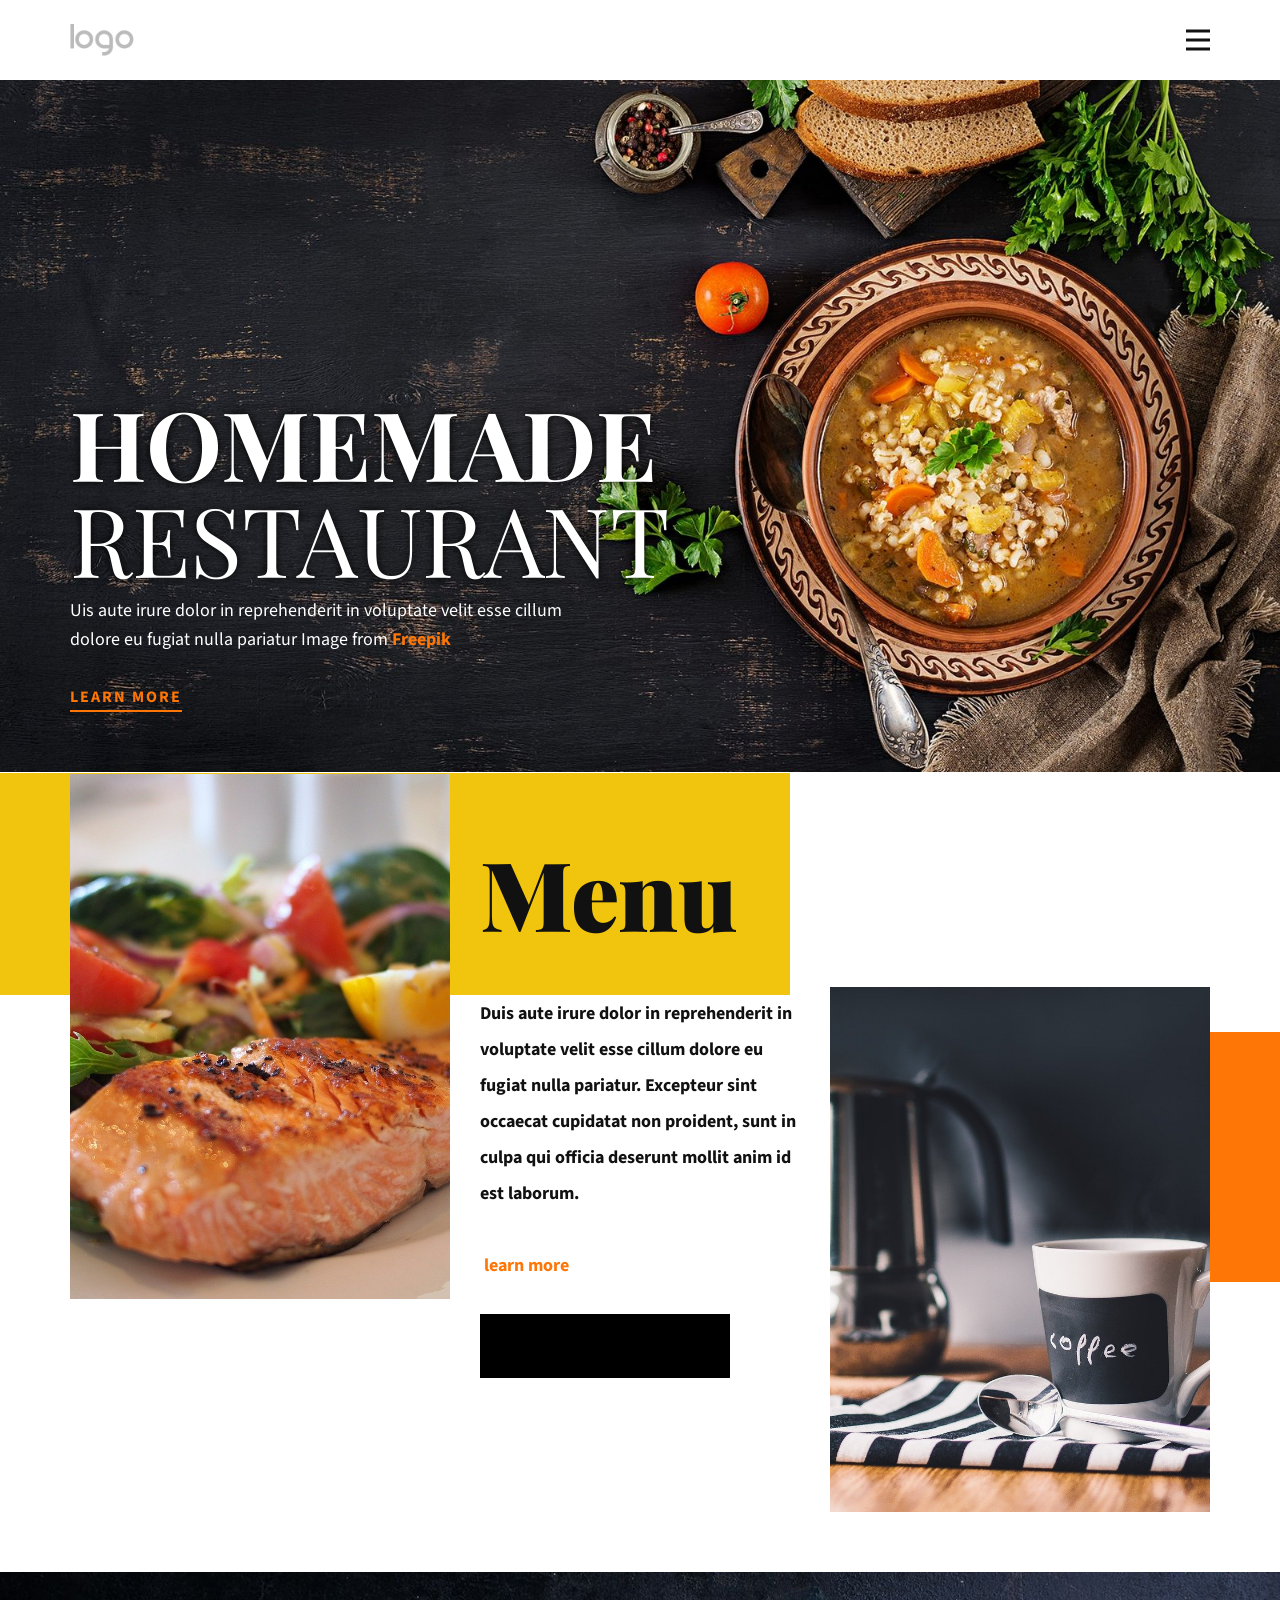
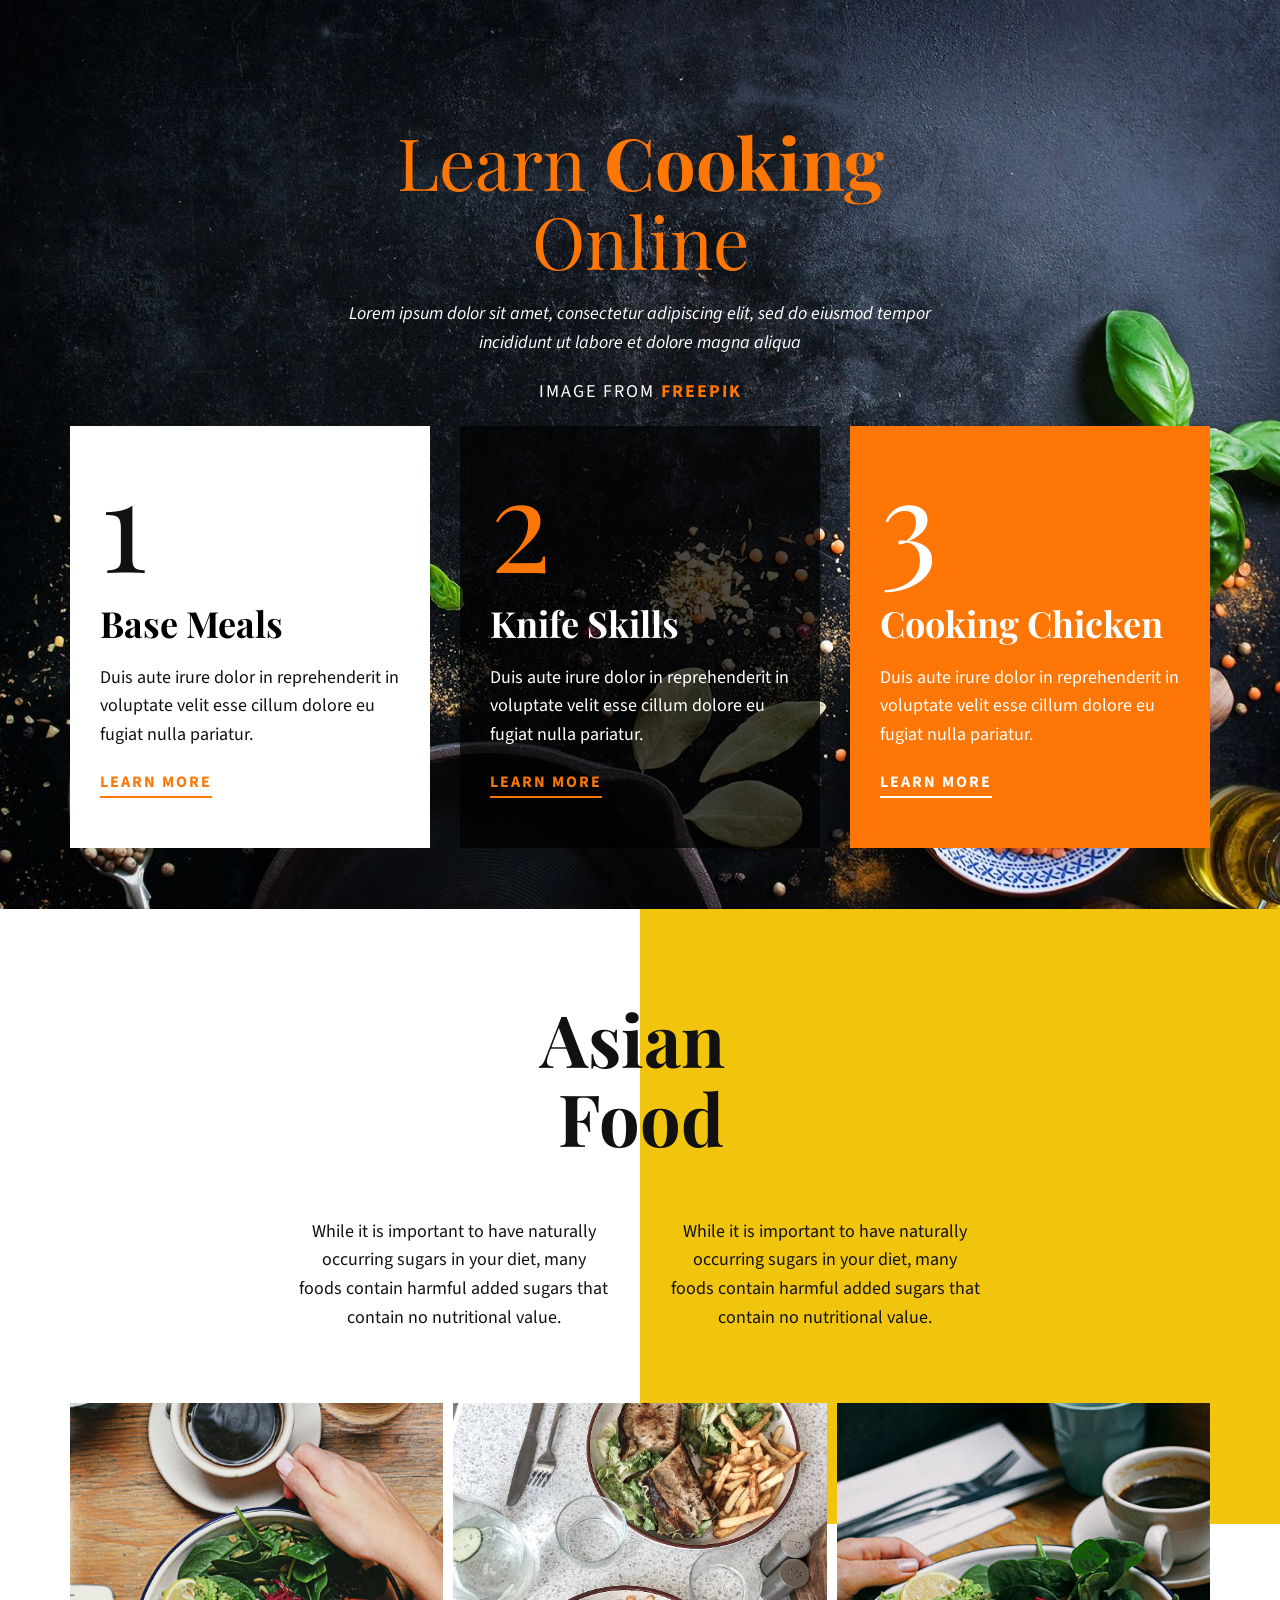
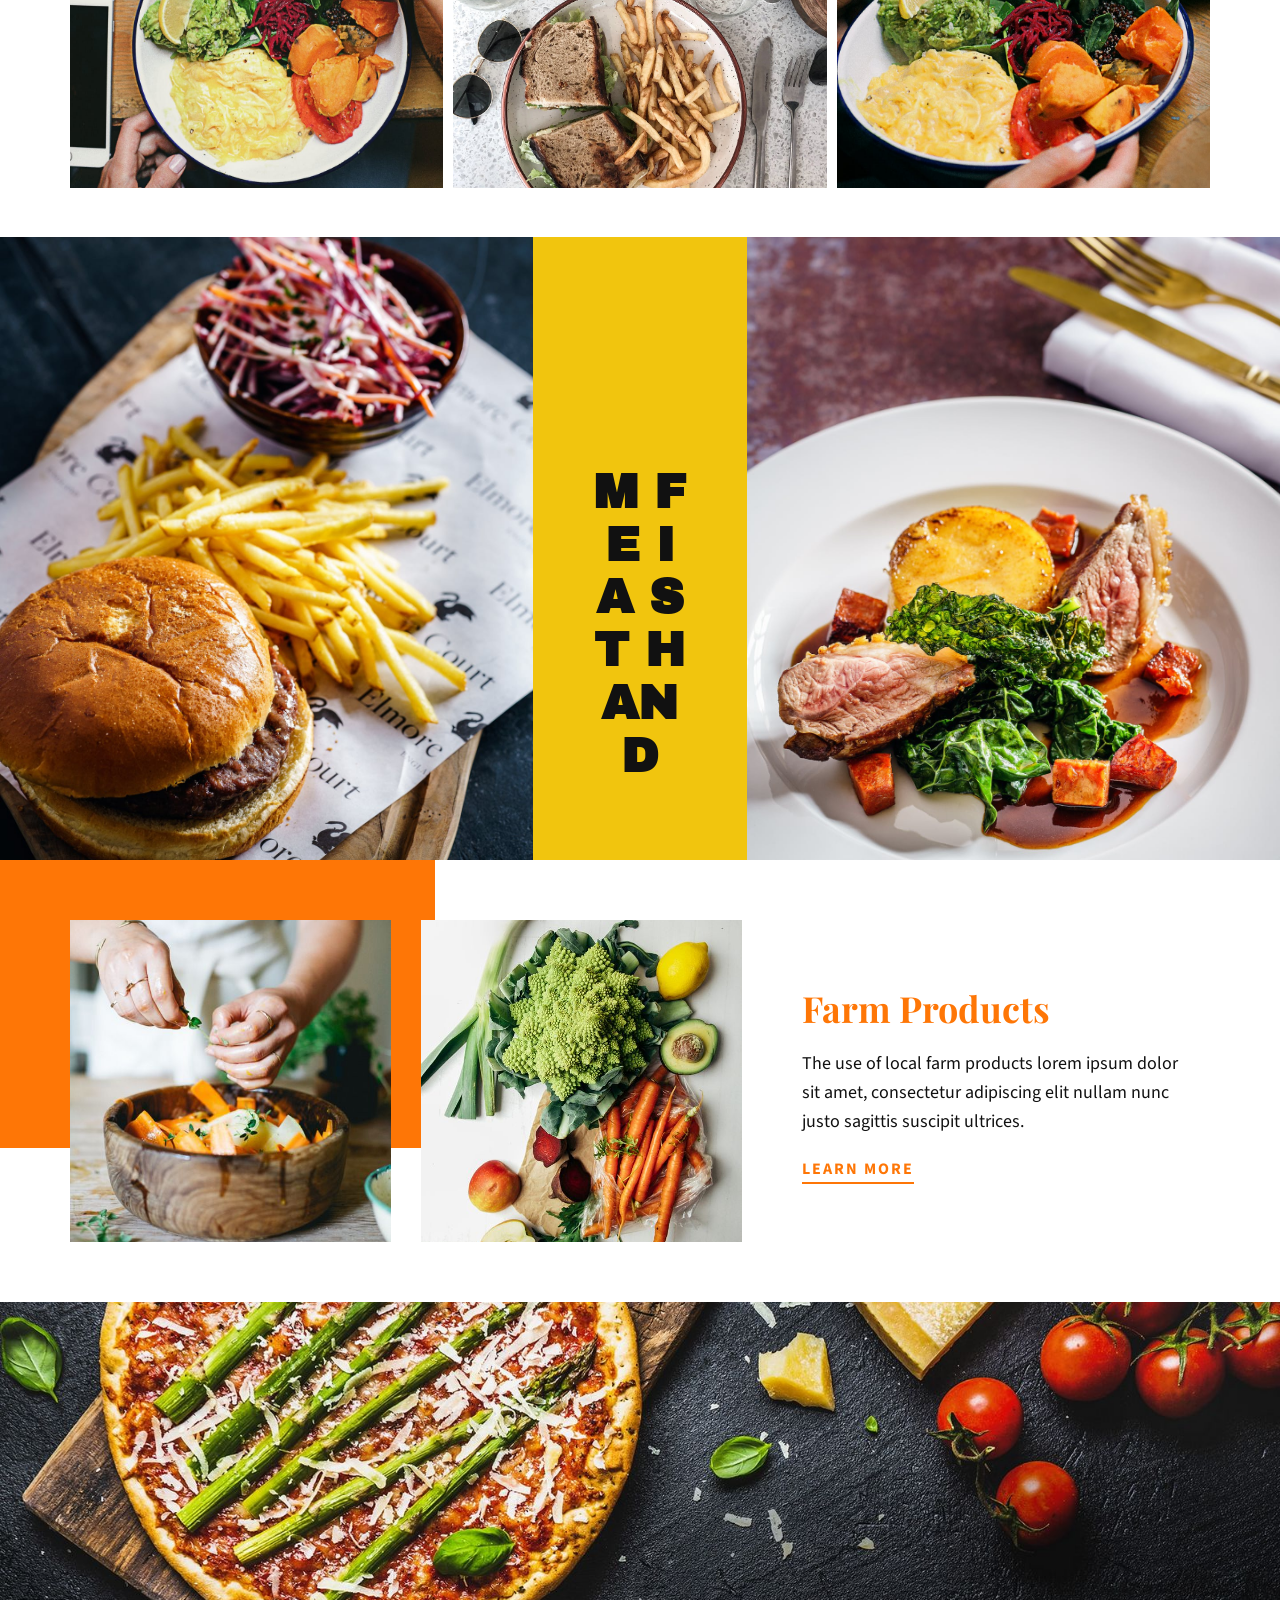
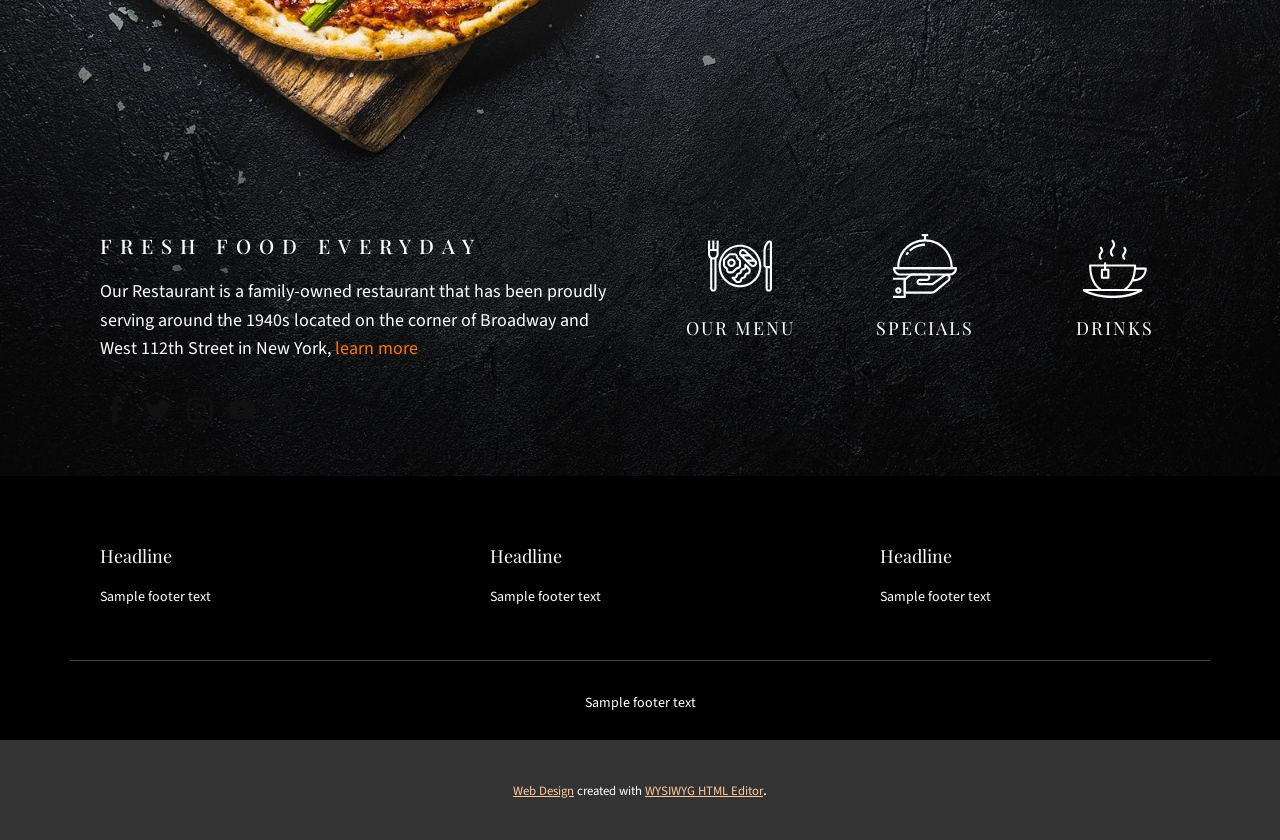
<file: nicepage/Cookingwebsite/index.html>
<!DOCTYPE html>
<html style="font-size: 16px;">
  <head>
    <meta name="viewport" content="width=device-width, initial-scale=1.0">
    <meta charset="utf-8">
    <meta name="keywords" content="Homemade Restaurant, Menu, Learn Cooking Online, 1, 2, 3, Asian&nbsp; Food, m fe ia st hand">
    <meta name="description" content="">
    <meta name="page_type" content="np-template-header-footer-from-plugin">
    <title>Home</title>
    <link rel="stylesheet" href="nicepage.css" media="screen">
<link rel="stylesheet" href="Home.css" media="screen">
    <script class="u-script" type="text/javascript" src="jquery.js" defer=""></script>
    <script class="u-script" type="text/javascript" src="nicepage.js" defer=""></script>
    <meta name="generator" content="Nicepage 3.12.1, nicepage.com">
    <link id="u-theme-google-font" rel="stylesheet" href="https://fonts.googleapis.com/css?family=Playfair+Display:400,400i,500,500i,600,600i,700,700i,800,800i,900,900i|Source+Sans+Pro:200,200i,300,300i,400,400i,600,600i,700,700i,900,900i">
    <link id="u-page-google-font" rel="stylesheet" href="https://fonts.googleapis.com/css?family=Playfair+Display:400,400i,500,500i,600,600i,700,700i,800,800i,900,900i|Playfair+Display:400,400i,500,500i,600,600i,700,700i,800,800i,900,900i|Archivo+Black:400">
    
    
    
    
    
    
    
    
    <script type="application/ld+json">{
		"@context": "http://schema.org",
		"@type": "Organization",
		"name": "",
		"url": "index.html",
		"logo": "images/bc8c8a15-0879-45b1-9fbf-9949c41fc17e.png"
}</script>
    <meta property="og:title" content="Home">
    <meta property="og:type" content="website">
    <meta name="theme-color" content="#fe7606">
    <link rel="canonical" href="index.html">
    <meta property="og:url" content="index.html">
  </head>
  <body data-home-page="Home.html" data-home-page-title="Home" class="u-body"><header class="u-clearfix u-header u-header" id="sec-af6e"><div class="u-clearfix u-sheet u-valign-middle u-sheet-1">
        <a href="#" class="u-image u-logo u-image-1">
          <img src="images/bc8c8a15-0879-45b1-9fbf-9949c41fc17e.png" class="u-logo-image u-logo-image-1">
        </a>
        <nav class="u-menu u-menu-dropdown u-offcanvas u-menu-1" data-responsive-from="XL">
          <div class="menu-collapse" style="font-size: 1rem; letter-spacing: 0px;">
            <a class="u-button-style u-custom-left-right-menu-spacing u-custom-padding-bottom u-custom-top-bottom-menu-spacing u-nav-link u-text-active-palette-1-base u-text-hover-palette-2-base" href="#">
              <svg><use xmlns:xlink="http://www.w3.org/1999/xlink" xlink:href="#menu-hamburger"></use></svg>
              <svg version="1.1" xmlns="http://www.w3.org/2000/svg" xmlns:xlink="http://www.w3.org/1999/xlink"><defs><symbol id="menu-hamburger" viewBox="0 0 16 16" style="width: 16px; height: 16px;"><rect y="1" width="16" height="2"></rect><rect y="7" width="16" height="2"></rect><rect y="13" width="16" height="2"></rect>
</symbol>
</defs></svg>
            </a>
          </div>
          <div class="u-custom-menu u-nav-container">
            <ul class="u-nav u-unstyled u-nav-1"><li class="u-nav-item"><a class="u-button-style u-nav-link u-text-active-palette-1-base u-text-hover-palette-2-base" href="Home.html" style="padding: 10px 20px;">Home</a>
</li><li class="u-nav-item"><a class="u-button-style u-nav-link u-text-active-palette-1-base u-text-hover-palette-2-base" href="Home.html" style="padding: 10px 20px;">Home</a>
</li></ul>
          </div>
          <div class="u-custom-menu u-nav-container-collapse">
            <div class="u-black u-container-style u-inner-container-layout u-opacity u-opacity-95 u-sidenav">
              <div class="u-sidenav-overflow">
                <div class="u-menu-close"></div>
                <ul class="u-align-center u-nav u-popupmenu-items u-unstyled u-nav-2"><li class="u-nav-item"><a class="u-button-style u-nav-link" href="Home.html" style="padding: 10px 20px;">Home</a>
</li></ul>
              </div>
            </div>
            <div class="u-black u-menu-overlay u-opacity u-opacity-70"></div>
          </div>
        </nav>
      </div></header>
    <section class="u-align-left u-clearfix u-color-scheme-u11 u-color-style-multicolor-1 u-image u-section-1" id="carousel_c8fc">
      <div class="u-clearfix u-sheet u-valign-middle-xs u-sheet-1">
        <h2 class="u-text u-text-body-alt-color u-text-1"><b>Homemade</b> Restaurant
        </h2>
        <p class="u-text u-text-body-alt-color u-text-2">Uis aute irure dolor in reprehenderit in voluptate velit esse cillum dolore eu fugiat nulla pariatur Image from&nbsp;<a href="https://www.freepik.com/free-photos-vectors/background" target="_blank"><b>Freepik</b>
          </a>
        </p>
        <a href="https://nicepage.com/c/pricing-html-templates" class="u-active-none u-border-2 u-border-palette-1-base u-btn u-btn-rectangle u-button-style u-hover-none u-none u-btn-1">learn more</a>
      </div>
    </section>
    <section class="u-clearfix u-white u-section-2" id="sec-b5fc">
      <div class="u-container-style u-group u-palette-1-base u-group-1">
        <div class="u-container-layout u-container-layout-1"></div>
      </div>
      <div class="u-container-style u-group u-palette-3-base u-group-2">
        <div class="u-container-layout u-container-layout-2"></div>
      </div>
      <div class="u-clearfix u-layout-wrap u-layout-wrap-1">
        <div class="u-layout">
          <div class="u-layout-row">
            <div class="u-container-style u-layout-cell u-left-cell u-size-20 u-layout-cell-1">
              <div class="u-container-layout u-container-layout-3">
                <img src="images/53e1dd434950b108f5d08460962934761237d6ed5a4c704c7c2c7bd3964dc05f_1280.jpg" alt="" class="u-expanded-width u-image u-image-default u-image-1" data-image-width="1280" data-image-height="960">
              </div>
            </div>
            <div class="u-align-left u-container-style u-layout-cell u-size-20 u-layout-cell-2">
              <div class="u-container-layout u-container-layout-4">
                <h1 class="u-text u-text-body-color u-text-1">Menu</h1>
                <p class="u-text u-text-2">Duis aute irure dolor in reprehenderit in voluptate velit esse cillum dolore eu fugiat nulla pariatur. Excepteur sint occaecat cupidatat non proident, sunt in culpa qui officia deserunt mollit anim id est laborum.<br>
                  <br>&nbsp;<a href="https://nicepage.com/" target="_blank">learn more</a>
                </p>
                <div class="u-black u-shape u-shape-rectangle u-shape-1"></div>
              </div>
            </div>
            <div class="u-container-style u-layout-cell u-right-cell u-size-20 u-layout-cell-3">
              <div class="u-container-layout u-valign-bottom-lg u-valign-bottom-md u-valign-bottom-xl u-valign-top-sm u-valign-top-xs u-container-layout-5">
                <img src="images/5ee1dc404c50b108f5d08460962934761237d6ed5a4c704c7c2c7bd3964dc25a_1280.jpg" alt="" class="u-expanded-width u-image u-image-default u-image-2" data-image-width="1280" data-image-height="960">
              </div>
            </div>
          </div>
        </div>
      </div>
    </section>
    <section class="u-align-center u-clearfix u-image u-section-3" id="carousel_97ff">
      <div class="u-clearfix u-sheet u-valign-middle u-sheet-1">
        <h1 class="u-text u-text-1">Learn <b>Cooking</b> Online
        </h1>
        <p class="u-text u-text-body-alt-color u-text-2">Lorem ipsum dolor sit amet, consectetur adipiscing elit, sed do eiusmod tempor incididunt ut labore et dolore magna aliqua</p>
        <p class="u-text u-text-body-alt-color u-text-3">Image from <a href="https://www.freepik.com/free-photos-vectors/food" target="_blank"><b>Freepik</b>
          </a>
        </p>
        <div class="u-clearfix u-expanded-width u-gutter-30 u-layout-wrap u-layout-wrap-1">
          <div class="u-gutter-0 u-layout">
            <div class="u-layout-row">
              <div class="u-container-style u-layout-cell u-left-cell u-size-20 u-white u-layout-cell-1">
                <div class="u-container-layout u-valign-top u-container-layout-1">
                  <h2 class="u-text u-text-4">1</h2>
                  <h3 class="u-text u-text-black u-text-5">Base Meals</h3>
                  <p class="u-text u-text-6">Duis aute irure dolor in reprehenderit in voluptate velit esse cillum dolore eu fugiat nulla pariatur. </p>
                  <a href="https://nicepage.com/k/parking-html-templates" class="u-active-none u-border-2 u-border-palette-1-base u-btn u-btn-rectangle u-button-style u-hover-none u-none u-btn-1">learn more</a>
                </div>
              </div>
              <div class="u-black u-container-style u-layout-cell u-opacity u-opacity-70 u-size-20 u-layout-cell-2">
                <div class="u-container-layout u-valign-top u-container-layout-2">
                  <h2 class="u-text u-text-palette-2-base u-text-7">2</h2>
                  <h3 class="u-custom-font u-font-playfair-display u-text u-text-8">Knife Skills</h3>
                  <p class="u-text u-text-9">Duis aute irure dolor in reprehenderit in voluptate velit esse cillum dolore eu fugiat nulla pariatur. </p>
                  <a href="https://nicepage.com/k/arabic-style-html-templates" class="u-active-none u-border-2 u-border-palette-1-base u-btn u-btn-rectangle u-button-style u-hover-none u-none u-btn-2">learn more</a>
                </div>
              </div>
              <div class="u-container-style u-layout-cell u-palette-1-base u-right-cell u-size-20 u-layout-cell-3">
                <div class="u-container-layout u-valign-top u-container-layout-3">
                  <h2 class="u-text u-text-10">3</h2>
                  <h3 class="u-custom-font u-font-playfair-display u-text u-text-11">Cooking Chicken</h3>
                  <p class="u-text u-text-12">Duis aute irure dolor in reprehenderit in voluptate velit esse cillum dolore eu fugiat nulla pariatur. </p>
                  <a href="https://nicepage.com/k/yoga-html-templates" class="u-active-none u-border-2 u-border-white u-btn u-btn-rectangle u-button-style u-hover-none u-none u-btn-3">learn more</a>
                </div>
              </div>
            </div>
          </div>
        </div>
      </div>
    </section>
    <section class="u-align-center u-clearfix u-valign-top u-white u-section-4" id="carousel_3ed9">
      <div class="u-container-style u-group u-palette-3-base u-group-1">
        <div class="u-container-layout u-container-layout-1"></div>
      </div>
      <div class="u-clearfix u-layout-wrap u-layout-wrap-1">
        <div class="u-layout">
          <div class="u-layout-col">
            <div class="u-size-30">
              <div class="u-layout-col">
                <div class="u-align-center u-container-style u-layout-cell u-left-cell u-right-cell u-size-60 u-layout-cell-1">
                  <div class="u-container-layout u-valign-middle u-container-layout-2">
                    <h1 class="u-text u-text-body-color u-text-1">Asian&nbsp; Food</h1>
                  </div>
                </div>
              </div>
            </div>
            <div class="u-size-30">
              <div class="u-layout-row">
                <div class="u-align-center u-container-style u-layout-cell u-left-cell u-size-30 u-layout-cell-2">
                  <div class="u-container-layout u-container-layout-3">
                    <p class="u-text u-text-2">While it is important to have naturally occurring sugars in your diet, many foods contain harmful added sugars that contain no nutritional value.</p>
                  </div>
                </div>
                <div class="u-align-center u-container-style u-layout-cell u-right-cell u-size-30 u-layout-cell-3">
                  <div class="u-container-layout u-container-layout-4">
                    <p class="u-text u-text-3">While it is important to have naturally occurring sugars in your diet, many foods contain harmful added sugars that contain no nutritional value.</p>
                  </div>
                </div>
              </div>
            </div>
          </div>
        </div>
      </div>
      <div class="u-gallery u-layout-grid u-lightbox u-show-text-on-hover u-gallery-1">
        <div class="u-gallery-inner u-gallery-inner-1">
          <div class="u-effect-fade u-gallery-item">
            <div class="u-back-slide">
              <img class="u-back-image u-expanded u-back-image-1" src="images/15a9d539-7841-4798-bade-659827294c3a.jpeg">
            </div>
            <div class="u-over-slide u-shading u-over-slide-1">
              <h3 class="u-gallery-heading"></h3>
              <p class="u-gallery-text"></p>
            </div>
          </div>
          <div class="u-effect-fade u-gallery-item">
            <div class="u-back-slide">
              <img class="u-back-image u-expanded u-back-image-2" src="images/6b889c51-2ea7-4a3c-a558-cec4fe135318.jpeg">
            </div>
            <div class="u-over-slide u-shading u-over-slide-2">
              <h3 class="u-gallery-heading"></h3>
              <p class="u-gallery-text"></p>
            </div>
          </div>
          <div class="u-effect-fade u-gallery-item">
            <div class="u-back-slide">
              <img class="u-back-image u-expanded u-back-image-3" src="images/80fd104a-865a-4af6-8b1a-b07a3d7d47bf.jpeg">
            </div>
            <div class="u-over-slide u-shading u-over-slide-3">
              <h3 class="u-gallery-heading"></h3>
              <p class="u-gallery-text"></p>
            </div>
          </div>
        </div>
      </div>
    </section>
    <section class="u-clearfix u-section-5" id="carousel_26cd">
      <div class="u-clearfix u-expanded-width u-layout-wrap u-layout-wrap-1">
        <div class="u-gutter-0 u-layout">
          <div class="u-layout-row">
            <div class="u-container-style u-image u-layout-cell u-left-cell u-size-25 u-image-1">
              <div class="u-container-layout u-container-layout-1"></div>
            </div>
            <div class="u-container-style u-layout-cell u-palette-3-base u-size-10 u-layout-cell-2">
              <div class="u-container-layout u-valign-middle u-container-layout-2">
                <h1 class="u-align-center u-custom-font u-text u-text-body-color u-text-1">m f<br>e i<br>a s<br>t h<br>and
                </h1>
              </div>
            </div>
            <div class="u-container-style u-image u-layout-cell u-right-cell u-size-25 u-image-2">
              <div class="u-container-layout u-container-layout-3"></div>
            </div>
          </div>
        </div>
      </div>
    </section>
    <section class="u-clearfix u-valign-top-lg u-valign-top-xl u-section-6" id="carousel_b63d">
      <div class="u-palette-2-base u-shape u-shape-rectangle u-shape-1"></div>
      <div class="u-clearfix u-gutter-30 u-layout-wrap u-layout-wrap-1">
        <div class="u-gutter-0 u-layout">
          <div class="u-layout-row">
            <div class="u-align-left u-container-style u-image u-layout-cell u-left-cell u-size-18 u-image-1" src="">
              <div class="u-container-layout" src=""></div>
            </div>
            <div class="u-align-left u-container-style u-image u-layout-cell u-size-18 u-image-2" src="">
              <div class="u-container-layout" src=""></div>
            </div>
            <div class="u-align-left u-container-style u-layout-cell u-right-cell u-size-24 u-layout-cell-3">
              <div class="u-container-layout u-valign-middle u-container-layout-3">
                <h3 class="u-text u-text-palette-1-base u-text-1">Farm Products</h3>
                <p class="u-text u-text-2">The use of local farm products lorem ipsum dolor sit amet, consectetur adipiscing elit nullam nunc justo sagittis suscipit ultrices.</p>
                <a href="https://nicepage.com/html5-template" class="u-active-none u-border-2 u-border-palette-1-base u-btn u-btn-rectangle u-button-style u-hover-none u-none u-btn-1">learn more</a>
              </div>
            </div>
          </div>
        </div>
      </div>
    </section>
    <section class="u-clearfix u-image u-section-7" id="carousel_5b38">
      <div class="u-clearfix u-sheet u-sheet-1">
        <div class="u-clearfix u-expanded-width-lg u-expanded-width-md u-expanded-width-xl u-layout-wrap u-layout-wrap-1">
          <div class="u-gutter-0 u-layout">
            <div class="u-layout-row">
              <div class="u-container-style u-layout-cell u-left-cell u-size-30 u-size-30-md u-layout-cell-1">
                <div class="u-container-layout u-container-layout-1">
                  <h5 class="u-text u-text-body-alt-color u-text-1">Fresh Food Everyday</h5>
                  <p class="u-text u-text-body-alt-color u-text-2">Our Restaurant is a family-owned restaurant that has been proudly serving around the 1940s located on the corner of Broadway and West 112th Street in New York, <a href="https://nicepage.com/" target="_blank">learn more</a>
                  </p>
                  <div class="u-social-icons u-spacing-10 u-social-icons-1">
                    <a class="u-social-url" target="_blank" href=""><span class="u-icon u-icon-circle u-social-facebook u-social-icon u-icon-1"><svg class="u-svg-link" preserveAspectRatio="xMidYMin slice" viewBox="0 0 112 112" style=""><use xmlns:xlink="http://www.w3.org/1999/xlink" xlink:href="#svg-79ff"></use></svg><svg x="0px" y="0px" viewBox="0 0 112 112" id="svg-79ff" class="u-svg-content"><path d="M75.5,28.8H65.4c-1.5,0-4,0.9-4,4.3v9.4h13.9l-1.5,15.8H61.4v45.1H42.8V58.3h-8.8V42.4h8.8V32.2 c0-7.4,3.4-18.8,18.8-18.8h13.8v15.4H75.5z"></path></svg></span>
                    </a>
                    <a class="u-social-url" target="_blank" href=""><span class="u-icon u-icon-circle u-social-icon u-social-twitter u-icon-2"><svg class="u-svg-link" preserveAspectRatio="xMidYMin slice" viewBox="0 0 112 112" style=""><use xmlns:xlink="http://www.w3.org/1999/xlink" xlink:href="#svg-5d67"></use></svg><svg x="0px" y="0px" viewBox="0 0 112 112" id="svg-5d67" class="u-svg-content"><path d="M92.2,38.2c0,0.8,0,1.6,0,2.3c0,24.3-18.6,52.4-52.6,52.4c-10.6,0.1-20.2-2.9-28.5-8.2 c1.4,0.2,2.9,0.2,4.4,0.2c8.7,0,16.7-2.9,23-7.9c-8.1-0.2-14.9-5.5-17.3-12.8c1.1,0.2,2.4,0.2,3.4,0.2c1.6,0,3.3-0.2,4.8-0.7 c-8.4-1.6-14.9-9.2-14.9-18c0-0.2,0-0.2,0-0.2c2.5,1.4,5.4,2.2,8.4,2.3c-5-3.3-8.3-8.9-8.3-15.4c0-3.4,1-6.5,2.5-9.2 c9.1,11.1,22.7,18.5,38,19.2c-0.2-1.4-0.4-2.8-0.4-4.3c0.1-10,8.3-18.2,18.5-18.2c5.4,0,10.1,2.2,13.5,5.7c4.3-0.8,8.1-2.3,11.7-4.5 c-1.4,4.3-4.3,7.9-8.1,10.1c3.7-0.4,7.3-1.4,10.6-2.9C98.9,32.3,95.7,35.5,92.2,38.2z"></path></svg></span>
                    </a>
                    <a class="u-social-url" target="_blank" href=""><span class="u-icon u-icon-circle u-social-icon u-social-instagram u-icon-3"><svg class="u-svg-link" preserveAspectRatio="xMidYMin slice" viewBox="0 0 112 112" style=""><use xmlns:xlink="http://www.w3.org/1999/xlink" xlink:href="#svg-5e6b"></use></svg><svg x="0px" y="0px" viewBox="0 0 112 112" id="svg-5e6b" class="u-svg-content"><path d="M55.9,32.9c-12.8,0-23.2,10.4-23.2,23.2s10.4,23.2,23.2,23.2s23.2-10.4,23.2-23.2S68.7,32.9,55.9,32.9z M55.9,69.4c-7.4,0-13.3-6-13.3-13.3c-0.1-7.4,6-13.3,13.3-13.3s13.3,6,13.3,13.3C69.3,63.5,63.3,69.4,55.9,69.4z"></path><path d="M79.7,26.8c-3,0-5.4,2.5-5.4,5.4s2.5,5.4,5.4,5.4c3,0,5.4-2.5,5.4-5.4S82.7,26.8,79.7,26.8z"></path><path d="M78.2,11H33.5C21,11,10.8,21.3,10.8,33.7v44.7c0,12.6,10.2,22.8,22.7,22.8h44.7c12.6,0,22.7-10.2,22.7-22.7 V33.7C100.8,21.1,90.6,11,78.2,11z M91,78.4c0,7.1-5.8,12.8-12.8,12.8H33.5c-7.1,0-12.8-5.8-12.8-12.8V33.7 c0-7.1,5.8-12.8,12.8-12.8h44.7c7.1,0,12.8,5.8,12.8,12.8V78.4z"></path></svg></span>
                    </a>
                    <a class="u-social-url" target="_blank" href="#"><span class="u-icon u-icon-circle u-social-icon u-social-youtube u-icon-4"><svg class="u-svg-link" preserveAspectRatio="xMidYMin slice" viewBox="0 0 112 112" style=""><use xmlns:xlink="http://www.w3.org/1999/xlink" xlink:href="#svg-7e19"></use></svg><svg x="0px" y="0px" viewBox="0 0 112 112" id="svg-7e19" class="u-svg-content"><path d="M82.3,24H29.7C19.3,24,11,32.5,11,43v26.7c0,10.5,8.3,19,18.7,19h52.5c10.3,0,18.7-8.5,18.7-19V43 C101,32.5,92.7,24,82.3,24L82.3,24z M69.7,57.6L45.1,69.5c-0.7,0.2-1.4-0.2-1.4-0.8V44.1c0-0.7,0.8-1.3,1.4-0.8l24.6,12.6 C70.4,56.2,70.4,57.3,69.7,57.6L69.7,57.6z"></path></svg></span>
                    </a>
                    <a class="u-social-url" target="_blank" href="#"><span class="u-icon u-icon-circle u-social-icon u-social-pinterest u-icon-5"><svg class="u-svg-link" preserveAspectRatio="xMidYMin slice" viewBox="0 0 112 112" style=""><use xmlns:xlink="http://www.w3.org/1999/xlink" xlink:href="#svg-6ec1"></use></svg><svg x="0px" y="0px" viewBox="0 0 112 112" id="svg-6ec1" class="u-svg-content"><path d="M61.9,79.8c-5.5-0.3-7.8-3.1-12-5.8c-2.3,12.4-5.4,24.3-13.8,30.5c-2.6-18.7,3.8-32.8,6.9-47.7 c-5.1-8.7,0.7-26.2,11.5-21.9c13.5,5.4-11.6,32.3,5.1,35.7c17.6,3.5,24.7-30.5,13.8-41.4c-15.7-16.1-45.7-0.5-42,22.3 c0.9,5.6,6.7,7.2,2.3,15c-10.1-2.2-13-10.2-12.7-20.7c0.6-17.3,15.5-29.3,30.5-31.1c19-2.2,36.8,6.9,39.2,24.7 C93.4,59.5,82.3,81.3,61.9,79.8z"></path></svg></span>
                    </a>
                  </div>
                </div>
              </div>
              <div class="u-align-center-lg u-align-center-md u-align-center-xl u-align-left-sm u-align-left-xs u-container-style u-layout-cell u-size-10 u-size-30-md u-layout-cell-2">
                <div class="u-container-layout u-valign-top u-container-layout-2"><span class="u-icon u-icon-circle u-text-body-alt-color u-icon-6"><svg class="u-svg-link" preserveAspectRatio="xMidYMin slice" viewBox="0 0 480 480" style=""><use xmlns:xlink="http://www.w3.org/1999/xlink" xlink:href="#svg-7c2d"></use></svg><svg xmlns="http://www.w3.org/2000/svg" xmlns:xlink="http://www.w3.org/1999/xlink" version="1.1" id="svg-7c2d" x="0px" y="0px" viewBox="0 0 480 480" style="enable-background:new 0 0 480 480;" xml:space="preserve" class="u-svg-content"><g><g><path d="M240,80c-88.366,0-160,71.634-160,160s71.634,160,160,160s160-71.634,160-160C399.899,151.676,328.324,80.101,240,80z     M240,384c-79.529,0-144-64.471-144-144S160.471,96,240,96s144,64.471,144,144C383.907,319.491,319.491,383.907,240,384z"></path>
</g>
</g><g><g><path d="M467.864,49.52c-7.338-3.058-15.797-1.376-21.408,4.256C426.891,73.241,415.925,99.722,416,127.32V232    c0.042,10.134,6.445,19.15,16,22.528V408c0,13.255,10.745,24,24,24s24-10.745,24-24V67.672    C480.016,59.718,475.22,52.545,467.864,49.52z M464,408c0,4.418-3.582,8-8,8s-8-3.582-8-8V256h16V408z M464,240h-24    c-4.418,0-8-3.582-8-8V127.32c-0.06-23.351,9.221-45.756,25.776-62.224c0.645-0.69,1.544-1.086,2.488-1.096    c0.512,0.006,1.017,0.112,1.488,0.312c1.393,0.526,2.296,1.88,2.248,3.368V240z"></path>
</g>
</g><g><g><path d="M176,184c-17.673,0-32,14.327-32,32s14.327,32,32,32s32-14.327,32-32S193.673,184,176,184z M176,232    c-8.837,0-16-7.163-16-16s7.163-16,16-16s16,7.163,16,16S184.837,232,176,232z"></path>
</g>
</g><g><g><path d="M240.688,189.376l-14.064-14.064c-1.688-1.679-2.633-3.964-2.624-6.344c-0.018-13.782-11.186-24.95-24.968-24.968h-32    c-6.619,0.017-12.963,2.644-17.656,7.312l-30.064,30.064c-4.698,4.672-7.331,11.03-7.312,17.656v33.936    c-0.019,6.626,2.614,12.984,7.312,17.656l14.064,14.064c1.688,1.679,2.633,3.964,2.624,6.344    c0.018,13.782,11.186,24.95,24.968,24.968h16c6.619-0.017,12.963-2.645,17.656-7.312l22.064-22.064    c1.688-1.674,3.967-2.617,6.344-2.624c13.782-0.018,24.95-11.186,24.968-24.968v-32    C248.019,200.406,245.386,194.048,240.688,189.376z M232,239.032c-0.004,4.951-4.017,8.964-8.968,8.968    c-6.619,0.017-12.963,2.644-17.656,7.312l-22.064,22.064c-1.688,1.674-3.967,2.617-6.344,2.624h-16    c-4.951-0.004-8.964-4.017-8.968-8.968c0.019-6.626-2.614-12.984-7.312-17.656l-14.064-14.064    c-1.688-1.679-2.633-3.964-2.624-6.344v-33.936c-0.008-2.38,0.936-4.665,2.624-6.344l30.064-30.064    c1.688-1.674,3.967-2.617,6.344-2.624h32c4.951,0.004,8.964,4.017,8.968,8.968c-0.019,6.626,2.614,12.984,7.312,17.656    l14.064,14.064c1.688,1.679,2.633,3.964,2.624,6.344V239.032z"></path>
</g>
</g><g><g><path d="M317.656,258.344l-32-32c-3.125-3.124-8.19-3.123-11.314,0.002c-1.499,1.5-2.342,3.534-2.342,5.654v16    c0,4.418-3.582,8-8,8c-13.255,0-24,10.745-24,24c0,4.418-3.582,8-8,8c-13.255,0-24,10.745-24,24c0,4.418-3.582,8-8,8h-16    c-4.418,0.001-7.999,3.583-7.998,8.002c0,2.121,0.843,4.154,2.342,5.654l32,32c1.5,1.5,3.534,2.344,5.656,2.344h16    c13.255,0,24-10.745,24-24c0-4.418,3.582-8,8-8c13.255,0,24-10.745,24-24c0-4.418,3.582-8,8-8c13.255,0,24-10.745,24-24v-16    C320,261.878,319.156,259.844,317.656,258.344z M304,280c0,4.418-3.582,8-8,8c-13.255,0-24,10.745-24,24c0,4.418-3.582,8-8,8    c-13.255,0-24,10.745-24,24c0,4.418-3.582,8-8,8h-12.688l-16.2-16.2c11.951-1.563,20.889-11.747,20.888-23.8c0-4.418,3.582-8,8-8    c13.255,0,24-10.745,24-24c0-4.418,3.582-8,8-8c12.053,0.001,22.237-8.937,23.8-20.888l16.2,16.2V280z"></path>
</g>
</g><g><g><path d="M359.032,195.712l-1.376-1.368l-40-40l-33.376-33.368c-11.963-11.958-31.354-11.955-43.312,0.008    c-11.958,11.962-11.954,31.354,0.008,43.312l1.376,1.368l40,40l33.376,33.368c11.963,11.958,31.354,11.954,43.312-0.008    C370.998,227.061,370.995,207.67,359.032,195.712z M253.264,131.392c2.619-2.183,5.919-3.383,9.328-3.392h0.032    c3.876,0.012,7.592,1.55,10.344,4.28l19.72,19.72h-41.296C246.218,145.792,247.056,136.566,253.264,131.392z M267.312,168h41.376    l24,24h-41.376L267.312,168z M346.736,228.608c-2.619,2.183-5.919,3.383-9.328,3.392h-0.032    c-3.878-0.013-7.594-1.553-10.344-4.288L307.312,208h41.296C353.782,214.208,352.944,223.434,346.736,228.608z"></path>
</g>
</g><g><g><path d="M64,48v64H48V48H32v64H16V48H0v104c0.039,12.523,5.965,24.299,16,31.792V408c0,13.255,10.745,24,24,24s24-10.745,24-24    V183.792c10.035-7.493,15.961-19.269,16-31.792V48H64z M48,408c0,4.418-3.582,8-8,8s-8-3.582-8-8V192h16V408z M64,152    c0,13.255-10.745,24-24,24s-24-10.745-24-24v-24h48V152z"></path>
</g>
</g><g></g><g></g><g></g><g></g><g></g><g></g><g></g><g></g><g></g><g></g><g></g><g></g><g></g><g></g><g></g></svg></span>
                  <h5 class="u-text u-text-body-alt-color u-text-3">our menu</h5>
                </div>
              </div>
              <div class="u-align-center-lg u-align-center-md u-align-center-xl u-align-left-sm u-align-left-xs u-container-style u-layout-cell u-size-10 u-size-30-md u-layout-cell-3">
                <div class="u-container-layout u-valign-top u-container-layout-3"><span class="u-icon u-icon-circle u-text-body-alt-color u-icon-7"><svg class="u-svg-link" preserveAspectRatio="xMidYMin slice" viewBox="0 0 512 512" style=""><use xmlns:xlink="http://www.w3.org/1999/xlink" xlink:href="#svg-bd79"></use></svg><svg xmlns="http://www.w3.org/2000/svg" xmlns:xlink="http://www.w3.org/1999/xlink" version="1.1" id="svg-bd79" x="0px" y="0px" viewBox="0 0 512 512" style="enable-background:new 0 0 512 512;" xml:space="preserve" class="u-svg-content"><g><g><path d="M456.354,334.396c-0.495-0.828-1.016-1.621-1.536-2.321c-5.171-7.228-12.86-12.006-21.632-13.449    c-8.73-1.442-17.579,0.614-24.781,5.786l-95.403,68.122h-99.669c-4.702,0-8.533-3.823-8.533-8.533s3.831-8.533,8.533-8.533H268.8    c16.469,0,29.867-13.397,29.867-29.867c0-0.094-0.009-0.879-0.017-0.964c-0.529-16.461-14.413-29.295-30.532-28.902h-111.01    c-9.839,0.085-19.422,3.61-26.974,9.907l-41.728,34.731c-1.946,1.63-3.072,4.028-3.072,6.562v102.4    c0,4.719,3.823,8.533,8.533,8.533h211.721c13.858-0.017,27.358-4.898,38.025-13.73l103.45-85.478    C461.116,368.648,465.195,349.21,456.354,334.396z M436.685,365.133L332.74,450.987c-7.629,6.315-17.28,9.796-27.162,9.813H102.4    v-89.865l38.664-32.188c4.54-3.78,10.283-5.897,16.12-5.948l111.206-0.008c7.074-0.009,12.979,5.342,13.21,12.809    c0,7.057-5.743,12.8-12.8,12.8h-55.467c-14.114,0-25.6,11.486-25.6,25.6s11.486,25.6,25.6,25.6h102.4    c1.775,0,3.507-0.555,4.975-1.587l97.638-69.726c3.516-2.526,7.791-3.507,12.075-2.825c4.275,0.708,8.013,3.029,10.581,6.613    c0.256,0.35,0.486,0.708,0.708,1.075C446.029,350.379,444.023,359.876,436.685,365.133z"></path>
</g>
</g><g><g><path d="M93.611,349.867H0v17.067h85.077v128H0V512h93.611c4.71,0,8.533-3.814,8.533-8.533V358.4    C102.144,353.681,98.321,349.867,93.611,349.867z"></path>
</g>
</g><g><g><path d="M42.667,426.667c-14.114,0-25.6,11.486-25.6,25.6c0,14.114,11.486,25.6,25.6,25.6s25.6-11.486,25.6-25.6    C68.267,438.153,56.781,426.667,42.667,426.667z M42.667,460.8c-4.702,0-8.533-3.823-8.533-8.533c0-4.71,3.831-8.533,8.533-8.533    c4.702,0,8.533,3.823,8.533,8.533C51.2,456.977,47.369,460.8,42.667,460.8z"></path>
</g>
</g><g><g><path d="M503.467,264.533H8.533c-4.71,0-8.533,3.814-8.533,8.533c0,32.93,26.795,59.733,59.733,59.733h392.533    c32.93,0,59.733-26.803,59.733-59.733C512,268.348,508.186,264.533,503.467,264.533z M452.267,315.733H59.733    c-20.608,0-37.845-14.686-41.805-34.133h476.143C490.112,301.047,472.875,315.733,452.267,315.733z"></path>
</g>
</g><g><g><path d="M256,42.667c-122.334,0-221.867,99.533-221.867,221.867v8.533c0,4.719,3.823,8.533,8.533,8.533h426.667    c4.719,0,8.533-3.814,8.533-8.533v-8.533C477.867,142.199,378.342,42.667,256,42.667z M51.2,264.533    c0-112.922,91.878-204.8,204.8-204.8s204.8,91.878,204.8,204.8H51.2z"></path>
</g>
</g><g><g><path d="M115.644,140.006c-5.965,6.707-11.494,13.884-16.435,21.342l14.225,9.429c4.506-6.793,9.54-13.338,14.967-19.439    L115.644,140.006z"></path>
</g>
</g><g><g><path d="M256,76.8c-47.923,0.026-93.551,18.133-128.469,50.961l11.691,12.433c31.744-29.85,73.224-46.302,116.787-46.327L256,76.8    z"></path>
</g>
</g><g><g><rect x="230.4" width="51.2" height="17.067"></rect>
</g>
</g><g><g><rect x="247.467" y="8.533" width="17.067" height="42.667"></rect>
</g>
</g><g></g><g></g><g></g><g></g><g></g><g></g><g></g><g></g><g></g><g></g><g></g><g></g><g></g><g></g><g></g></svg></span>
                  <h5 class="u-text u-text-body-alt-color u-text-4">specials</h5>
                </div>
              </div>
              <div class="u-align-center-lg u-align-center-md u-align-center-xl u-align-left-sm u-align-left-xs u-container-style u-layout-cell u-right-cell u-size-10 u-size-30-md u-layout-cell-4">
                <div class="u-container-layout u-valign-top u-container-layout-4"><span class="u-icon u-icon-circle u-text-body-alt-color u-icon-8"><svg class="u-svg-link" preserveAspectRatio="xMidYMin slice" viewBox="1 -23 511.99849 511" style=""><use xmlns:xlink="http://www.w3.org/1999/xlink" xlink:href="#svg-8d09"></use></svg><svg xmlns="http://www.w3.org/2000/svg" viewBox="1 -23 511.99849 511" id="svg-8d09" class="u-svg-content"><path d="m127.035156 129.976562c0 10.488282 4.085938 20.351563 11.519532 27.777344 1.664062 1.664063 3.847656 2.5 6.035156 2.5 2.183594 0 4.367187-.835937 6.03125-2.5 3.339844-3.335937 3.339844-8.730468 0-12.066406-4.195313-4.195312-6.519532-9.777344-6.519532-15.710938 0-5.929687 2.3125-11.519531 6.519532-15.714843 7.425781-7.425781 11.519531-17.289063 11.519531-27.785157 0-10.496093-4.085937-20.363281-11.519531-27.785156-3.335938-3.339844-8.738282-3.339844-12.0625 0-3.339844 3.335938-3.339844 8.726563 0 12.0625 4.195312 4.207032 6.507812 9.796875 6.507812 15.730469 0 5.929687-2.3125 11.519531-6.519531 15.714844-7.425781 7.425781-11.511719 17.289062-11.511719 27.777343zm0 0"></path><path d="m314.769531 129.976562c0 10.488282 4.085938 20.351563 11.519531 27.777344 1.664063 1.664063 3.847657 2.5 6.035157 2.5 2.183593 0 4.367187-.835937 6.03125-2.5 3.335937-3.335937 3.335937-8.730468 0-12.066406-4.199219-4.195312-6.519531-9.777344-6.519531-15.710938 0-5.929687 2.3125-11.519531 6.519531-15.714843 7.421875-7.425781 11.519531-17.289063 11.519531-27.785157 0-10.496093-4.085938-20.363281-11.519531-27.785156-3.335938-3.339844-8.738281-3.339844-12.066407 0-3.335937 3.335938-3.335937 8.726563 0 12.0625 4.199219 4.207032 6.511719 9.796875 6.511719 15.730469 0 5.929687-2.3125 11.519531-6.519531 15.714844-7.425781 7.425781-11.511719 17.289062-11.511719 27.777343zm0 0"></path><path d="m217.25 96.859375c0 13.335937 5.195312 25.863281 14.636719 35.300781 1.664062 1.664063 3.847656 2.5 6.03125 2.5 2.183593 0 4.371093-.835937 6.042969-2.5 3.328124-3.335937 3.328124-8.730468 0-12.066406-6.222657-6.21875-9.636719-14.460938-9.636719-23.234375s3.421875-17.023437 9.636719-23.246094c9.4375-9.425781 14.632812-21.964843 14.632812-35.300781s-5.195312-25.863281-14.632812-35.308594c-3.339844-3.339844-8.730469-3.339844-12.066407 0-3.335937 3.335938-3.335937 8.726563 0 12.0625 6.210938 6.222656 9.632813 14.464844 9.632813 23.246094 0 8.761719-3.421875 17.015625-9.632813 23.234375-9.449219 9.441406-14.644531 21.976563-14.644531 35.3125zm0 0"></path><path d="m400.613281 333.214844c.160157.011718.289063.09375.453125.09375 63.238282 0 110.933594-44.023438 110.933594-102.398438 0-4.71875-3.824219-8.535156-8.535156-8.535156h-77.175782c.238282-5.605469.375-11.289062.375-17.066406 0-4.71875-3.820312-8.535156-8.53125-8.535156h-230.398437v-8.53125c0-4.71875-3.824219-8.535157-8.535156-8.535157-4.710938 0-8.53125 3.816407-8.53125 8.535157v8.53125h-110.933594c-4.710937 0-8.535156 3.816406-8.535156 8.535156 0 82.824218 25.113281 148.320312 71.261719 187.734375h-113.925782c-4.710937 0-8.535156 3.8125-8.535156 8.535156 0 12.925781 61.148438 35.488281 61.765625 35.71875 35.113281 12.621094 94.359375 27.671875 177.167969 27.671875 158.574218 0 232.464844-54.261719 235.535156-56.574219 2.933594-2.210937 4.121094-6.042969 2.960938-9.523437-1.160157-3.472656-4.421876-5.828125-8.089844-5.828125h-113.9375c18.59375-15.878907 33.71875-36.054688 45.210937-59.828125zm93.917969-93.773438c-4.070312 42.882813-38.792969 73.714844-86.375 76.527344 8.738281-22.808594 14.457031-48.460938 17-76.527344zm-255.597656 208.453125c-100.882813 0-165.570313-22.226562-198.46875-37.792969h396.015625c-33.785157 15.699219-98.867188 37.792969-197.546875 37.792969zm-87.722656-54.851562c-51.765626-32.265625-81-95.589844-82.851563-179.199219h102.304687v17.066406h-17.066406c-4.710937 0-8.53125 3.8125-8.53125 8.53125v64c0 4.71875 3.820313 8.535156 8.53125 8.535156h51.199219c4.710937 0 8.535156-3.816406 8.535156-8.535156v-64c0-4.71875-3.824219-8.53125-8.535156-8.53125h-17.066406v-17.066406h221.773437c-1.851562 83.609375-31.085937 146.933594-82.851562 179.199219zm45.054687-145.066407v46.933594h-34.132813v-46.933594zm0 0"></path></svg></span>
                  <h5 class="u-text u-text-body-alt-color u-text-5">drinks</h5>
                </div>
              </div>
            </div>
          </div>
        </div>
      </div>
    </section>
    
    
    <footer class="u-black u-clearfix u-footer" id="sec-da85"><div class="u-clearfix u-sheet u-sheet-1">
        <div class="u-clearfix u-expanded-width-lg u-expanded-width-md u-expanded-width-xl u-expanded-width-xs u-gutter-30 u-layout-wrap u-layout-wrap-1">
          <div class="u-gutter-0 u-layout">
            <div class="u-layout-row">
              <div class="u-align-left u-container-style u-layout-cell u-left-cell u-size-20 u-size-20-md u-layout-cell-1">
                <div class="u-container-layout u-valign-top u-container-layout-1">
                  <h6 class="u-text u-text-1">Headline</h6>
                  <p class="u-small-text u-text u-text-variant u-text-2">Sample footer text</p>
                </div>
              </div>
              <div class="u-align-left u-container-style u-layout-cell u-size-20 u-size-20-md u-layout-cell-2">
                <div class="u-container-layout u-valign-top u-container-layout-2">
                  <h6 class="u-text u-text-3">Headline</h6>
                  <p class="u-small-text u-text u-text-variant u-text-4">Sample footer text</p>
                </div>
              </div>
              <div class="u-align-left u-container-style u-layout-cell u-right-cell u-size-20 u-size-20-md u-layout-cell-3">
                <div class="u-container-layout u-valign-top u-container-layout-3">
                  <h6 class="u-text u-text-5">Headline</h6>
                  <p class="u-small-text u-text u-text-variant u-text-6">Sample footer text</p>
                </div>
              </div>
            </div>
          </div>
        </div>
        <div class="u-align-left u-border-1 u-border-white u-expanded-width u-line u-line-horizontal u-opacity u-opacity-25 u-line-1"></div>
        <p class="u-align-center u-small-text u-text u-text-variant u-text-7">Sample footer text</p>
      </div></footer>
    <section class="u-backlink u-clearfix u-grey-80">
      <a class="u-link" href="https://nicepage.com/web-design" target="_blank">
        <span>Web Design</span>
      </a>
      <p class="u-text">
        <span>created with</span>
      </p>
      <a class="u-link" href="https://nicepage.com/html-website-builder" target="_blank">
        <span>WYSIWYG HTML Editor</span>
      </a>. 
    </section>
  </body>
</html>
</file>
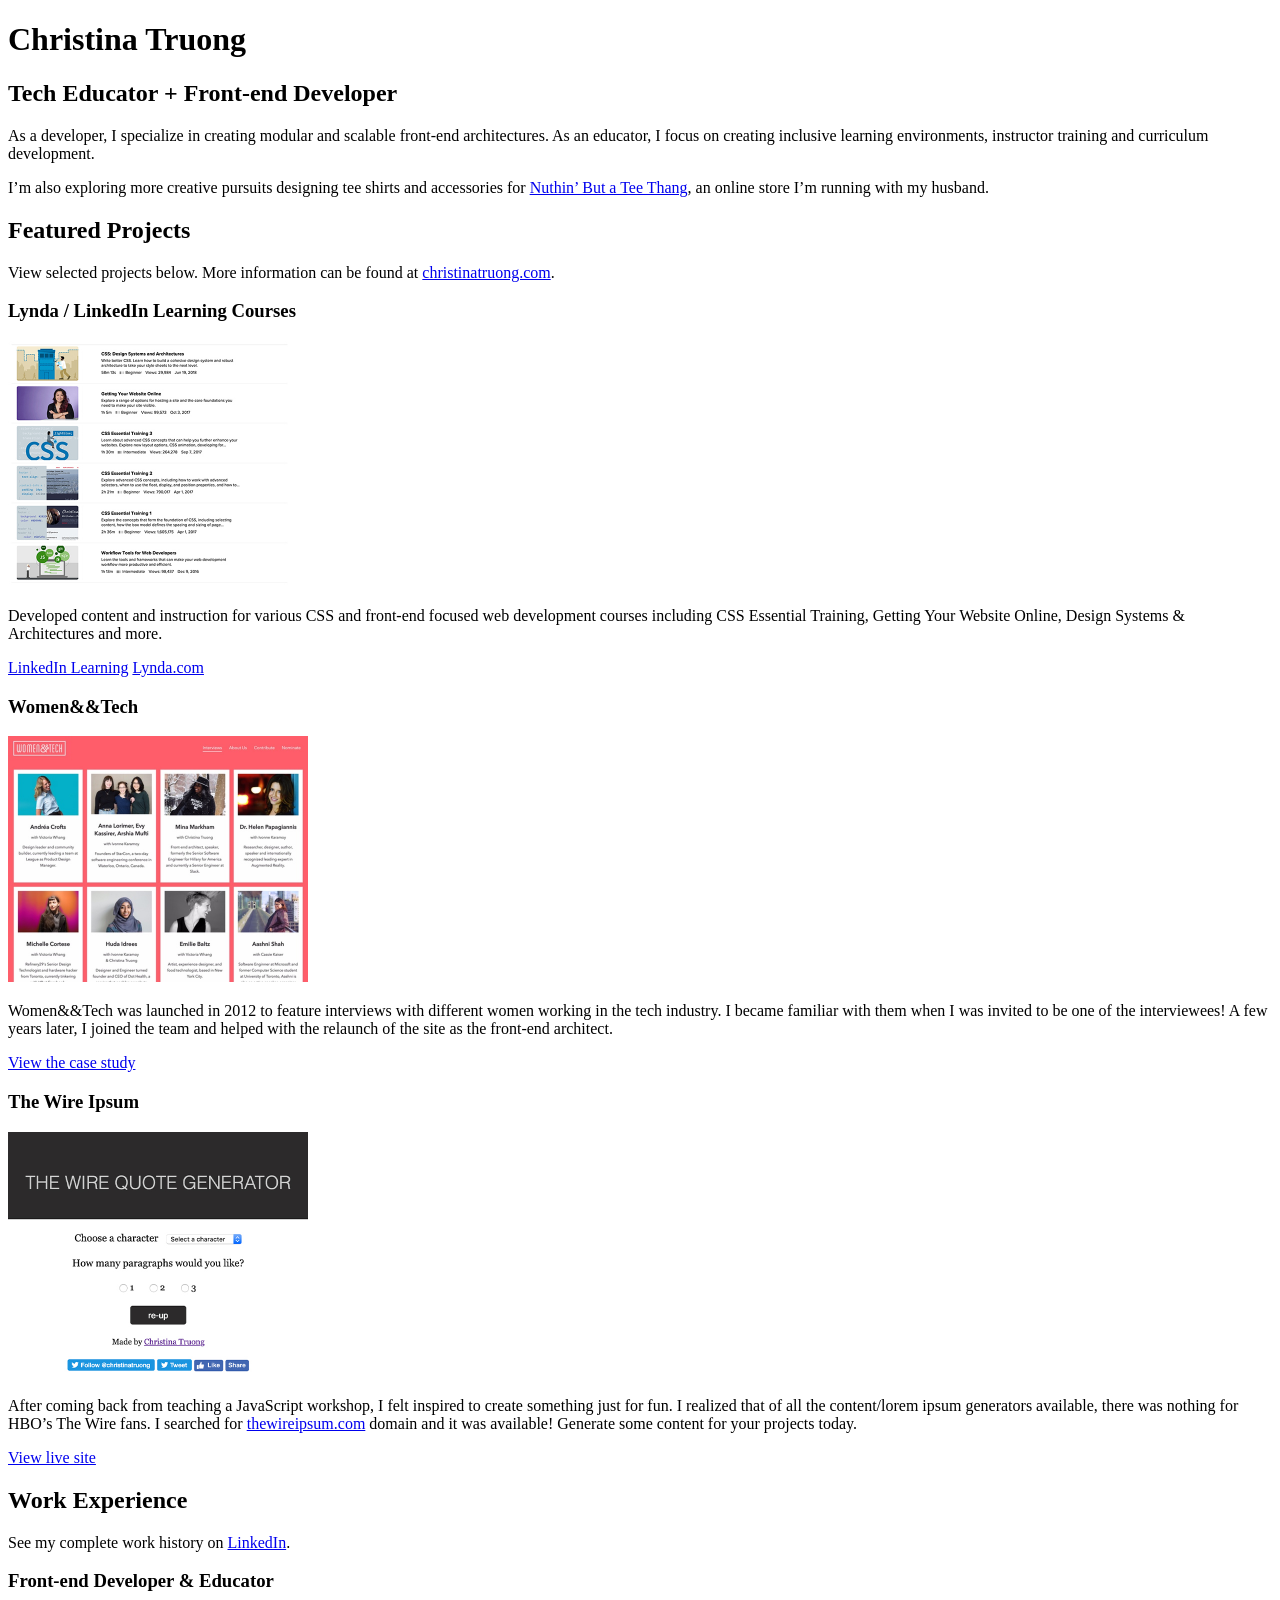
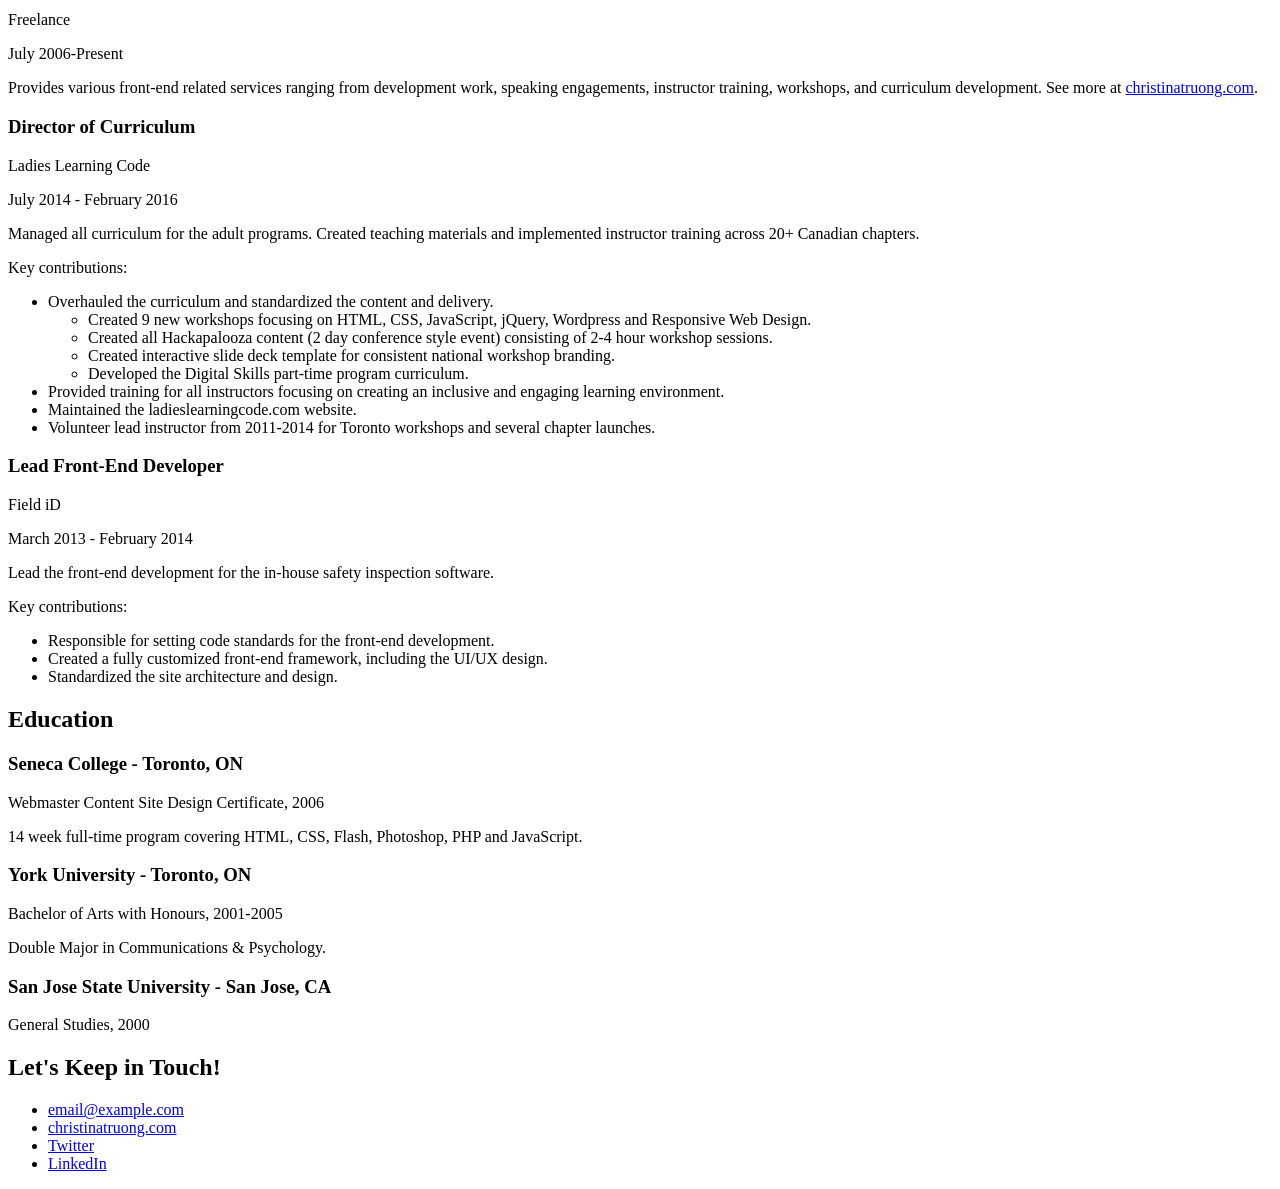
<file: LinkedInexercise/css/Ch2/02_12/css-portfolio/index.html>
<!DOCTYPE html>
<html lang="en">
  <head>
    <meta charset="UTF-8">
    <meta name="viewport" content="width=device-width, initial-scale=1.0">
    <title>Christina Truong, Tech Educator + Front-end Developer</title>
    <link rel="stylesheet" href="css/styles.css">
  </head>
  <body>
    <main>
      <!-- ***************  ABOUT / PROFILE  **************** -->
      <header>
        <h1>Christina Truong</h1>
        <h2>Tech Educator + Front-end Developer</h2>

        <p>As a developer, I specialize in creating modular and scalable front-end architectures. As an educator, I focus on creating inclusive learning environments, instructor training and curriculum development.</p>
        <p>I’m also exploring more creative pursuits designing tee shirts and accessories for <a href="http://teethang.com" target="_blank">Nuthin’ But a Tee Thang</a>, an online store I’m running with my husband.</p>
      </header>

      <!-- ************ PROJECTS / PORTFOLIO  ************** -->
      <section>
        <h2>Featured Projects</h2>
        <p>View selected projects below. More information can be found at <a href="http://christinatruong.com">christinatruong.com</a>.</p>

        <!-- Project 1 -->
        <section>
          <h3>Lynda / LinkedIn Learning Courses</h3>
          <img src="images/project-courses.jpg" alt="Lynda & LinkedIn Learning course list">
          <p>Developed content and instruction for various CSS and front-end focused web development courses including CSS Essential Training, Getting Your Website Online, Design Systems & Architectures and more.</p>
          <a href="https://www.linkedin.com/learning/instructors/christina-truong?u=2125562" target="_blank">LinkedIn Learning</a>
          <a href="https://www.lynda.com/Christina-Truong/7842227-1.html">Lynda.com</a>
        </section>

        <!-- Project 2 -->
        <section>
          <h3>Women&&Tech</h3>
          <img src="images/project-women-tech.jpg" alt="Women and Tech website">
          <p>Women&&Tech was launched in 2012 to feature interviews with different women working in the tech industry. I became familiar with them when I was invited to be one of the interviewees! A few years later, I joined the team and helped with the relaunch of the site as the front-end architect.</p>
          <a href="http://christinatruong.com/projects/women-and-tech-redesign.html" target="_blank">View the case study</a>
        </section>

        <!-- Project 3 -->
        <section>
          <h3>The Wire Ipsum</h3>
          <img src="images/project-wire-ipsum.jpg" alt="The Wire Ipsum website">
          <p>After coming back from teaching a JavaScript workshop, I felt inspired to create something just for fun. I realized that of all the content/lorem ipsum generators available, there was nothing for HBO’s The Wire fans. I searched for <a href="http://thewireipsum.com" target="_blank">thewireipsum.com</a> domain and it was available! Generate some content for your projects today.</p>
          <a href="http://thewireipsum.com" target="_blank">View live site</a>
        </section>
      </section>

      <!-- ***************  WORK EXPERIENCE  ***************** -->
      <section>
        <h2>Work Experience</h2>
        <p>See my complete work history on <a href="https://www.linkedin.com/in/christinatruong/">LinkedIn</a>.</p>

        <!-- Job 1 -->
        <section>
          <h3>Front-end Developer & Educator</h3>
          <p>Freelance</p>
          <p>July 2006-Present</p>
          <p>Provides various front-end related services ranging from development work, speaking engagements, instructor training, workshops, and curriculum development. See more at  <a href="http://christinatruong.com">christinatruong.com</a>.</p>
        </section>

        <!-- Job 2 -->
        <section>
          <h3>Director of Curriculum</h3>
          <p>Ladies Learning Code</p>
          <p>July 2014 - February 2016</p>
          <p>Managed all curriculum for the adult programs. Created teaching materials and implemented instructor training across 20+ Canadian chapters.</p>
          <p>Key contributions:</p>
          <ul>
            <li>Overhauled the curriculum and standardized the content and delivery.
              <ul>
                <li>Created 9 new workshops focusing on HTML, CSS, JavaScript, jQuery, Wordpress and Responsive Web Design.</li>
                <li>Created all Hackapalooza content (2 day conference style event) consisting of 2-4 hour workshop sessions.</li>
                <li>Created interactive slide deck template for consistent national workshop branding.</li>
                <li>Developed the Digital Skills part-time program curriculum.</li>
              </ul>
            </li>
            <li>Provided training for all instructors focusing on creating an inclusive and engaging learning environment.</li>
            <li>Maintained the ladieslearningcode.com website.</li>
            <li>Volunteer lead instructor from 2011-2014 for Toronto workshops and several chapter launches.</li>
          </ul>
        </section>

        <!-- Job 3 -->
        <section>
          <h3>Lead Front-End Developer</h3>
          <p>Field iD</p>
          <p>March 2013 - February 2014</p>
          <p>Lead the front-end development for the in-house safety inspection software.</p>
          <p>Key contributions:</p>
          <ul>
            <li>Responsible for setting code standards for the front-end development.</li>
            <li>Created a fully customized front-end framework, including the UI/UX design.</li>
            <li>Standardized the site architecture and design.</li>
          </ul>
        </section>
      </section>

      <!-- ******************  EDUCATION & CERTIFICATIONS ****************** -->
      <section>
        <h2>Education</h2>

        <section>
          <h3>Seneca College - Toronto, ON</h3>
          <p>Webmaster Content Site Design Certificate, 2006</p>
          <p>14 week full-time program covering HTML, CSS, Flash, Photoshop, PHP and JavaScript.</p>
        </section>

        <section>
          <h3>York University - Toronto, ON</h3>
          <p>Bachelor of Arts with Honours, 2001-2005</p>
          <p>Double Major in Communications & Psychology.</p>
        </section>

        <section>
          <h3>San Jose State University - San Jose, CA</h3>
          <p>General Studies, 2000</p>
        </section>
      </section>

      <!-- *****************  CONTACT INFO / SOCIAL MEDIA  ***************** -->
      <footer>
        <h2>Let's Keep in Touch!</h2>

        <!-- Social media and contact links. Add or remove any networks. -->
        <ul>
          <li><a href="mailto:email@example.com">email@example.com</a></li>
          <li><a href="http://christinatruong.com" target="_blank">christinatruong.com</a></li>
          <li><a href="http://twitter.com/christinatruong" target="_blank">Twitter</a></li>
          <li><a href="#" target="_blank">LinkedIn</a></li>
        </ul>
      </footer>
    </main>
  </body>
</html>
</file>
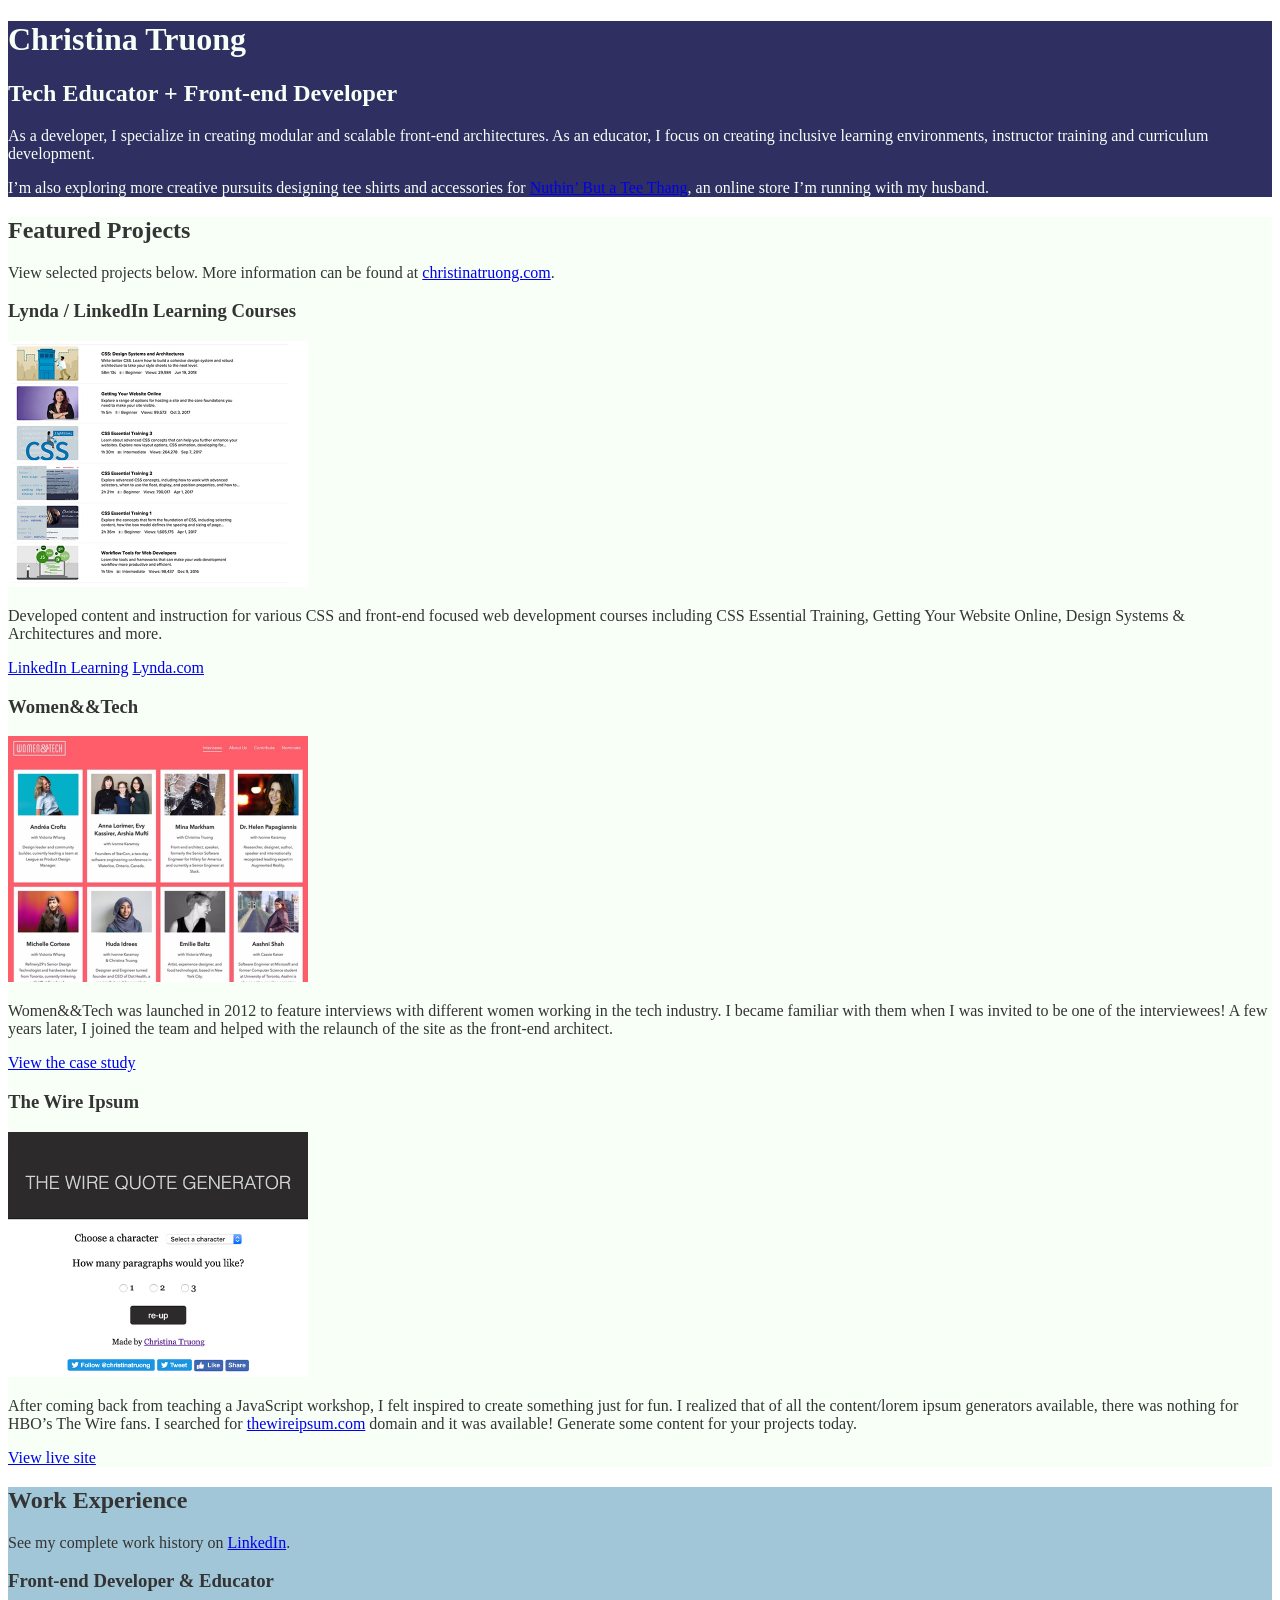
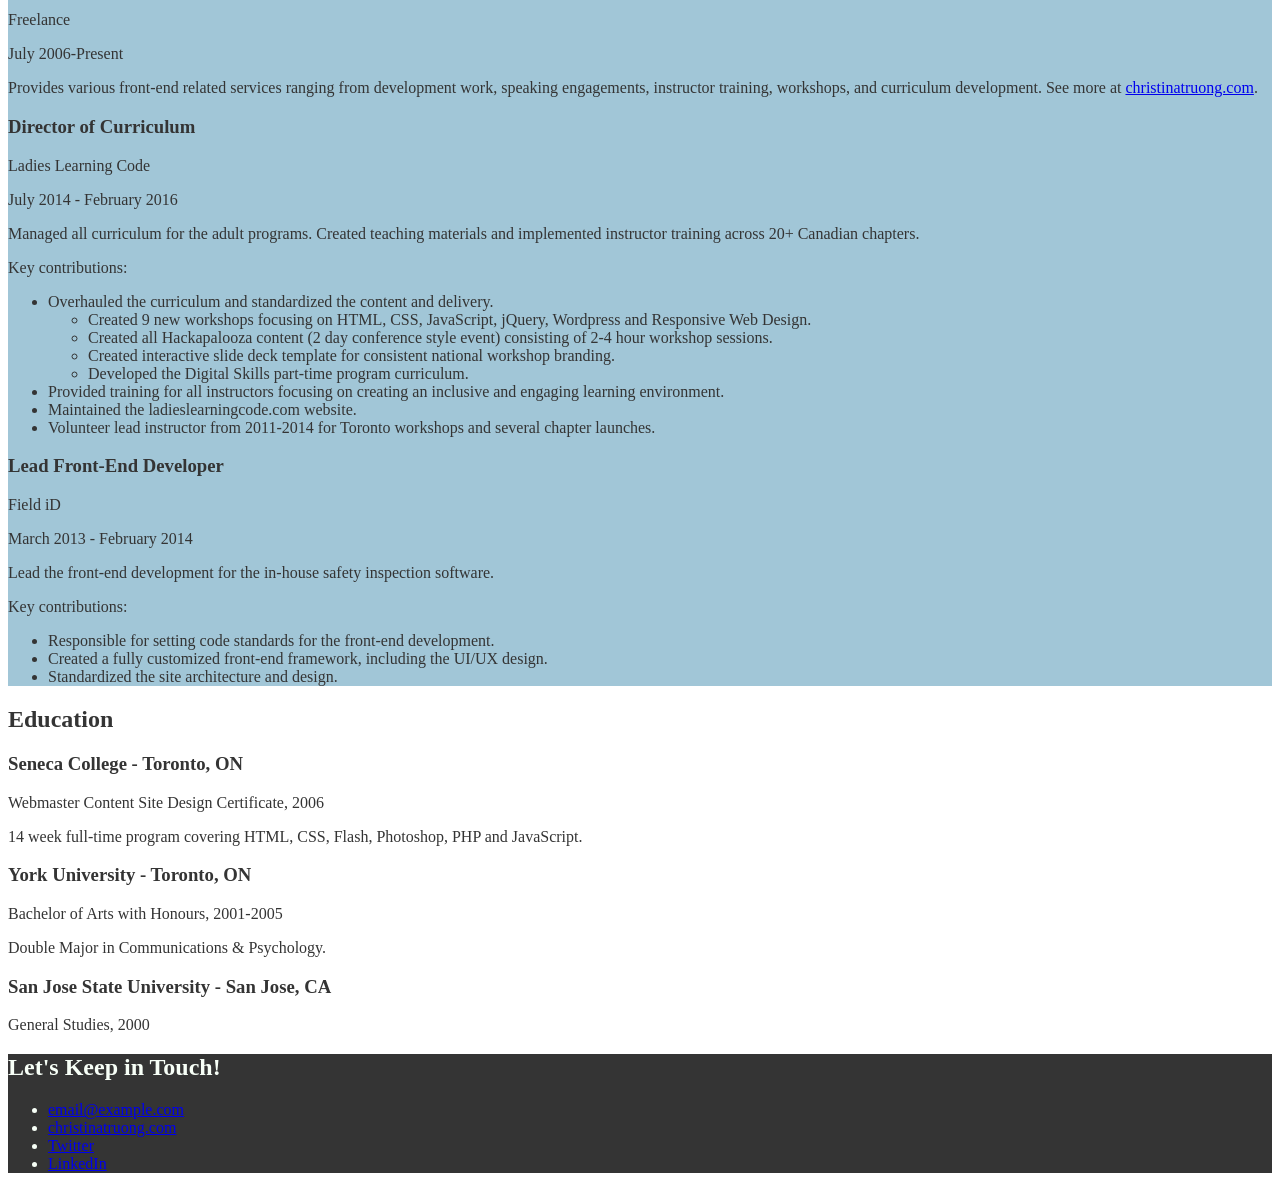
<file: LinkedInexercise/css/Ch2/02_14/css-portfolio/index.html>
<!DOCTYPE html>
<html lang="en">
  <head>
    <meta charset="UTF-8">
    <meta name="viewport" content="width=device-width, initial-scale=1.0">
    <title>Christina Truong, Tech Educator + Front-end Developer</title>
    <link rel="stylesheet" href="css/styles.css">
  </head>
  <body>
    <main>
      <!-- ***************  ABOUT / PROFILE  **************** -->
      <header>
        <h1>Christina Truong</h1>
        <h2>Tech Educator + Front-end Developer</h2>

        <p>As a developer, I specialize in creating modular and scalable front-end architectures. As an educator, I focus on creating inclusive learning environments, instructor training and curriculum development.</p>
        <p>I’m also exploring more creative pursuits designing tee shirts and accessories for <a href="http://teethang.com" target="_blank">Nuthin’ But a Tee Thang</a>, an online store I’m running with my husband.</p>
      </header>

      <!-- ************ PROJECTS / PORTFOLIO  ************** -->
      <section class="projects">
        <h2>Featured Projects</h2>
        <p>View selected projects below. More information can be found at <a href="http://christinatruong.com">christinatruong.com</a>.</p>

        <!-- Project 1 -->
        <section>
          <h3>Lynda / LinkedIn Learning Courses</h3>
          <img src="images/project-courses.jpg" alt="Lynda & LinkedIn Learning course list">
          <p>Developed content and instruction for various CSS and front-end focused web development courses including CSS Essential Training, Getting Your Website Online, Design Systems & Architectures and more.</p>
          <a href="https://www.linkedin.com/learning/instructors/christina-truong?u=2125562" target="_blank">LinkedIn Learning</a>
          <a href="https://www.lynda.com/Christina-Truong/7842227-1.html">Lynda.com</a>
        </section>

        <!-- Project 2 -->
        <section>
          <h3>Women&&Tech</h3>
          <img src="images/project-women-tech.jpg" alt="Women and Tech website">
          <p>Women&&Tech was launched in 2012 to feature interviews with different women working in the tech industry. I became familiar with them when I was invited to be one of the interviewees! A few years later, I joined the team and helped with the relaunch of the site as the front-end architect.</p>
          <a href="http://christinatruong.com/projects/women-and-tech-redesign.html" target="_blank">View the case study</a>
        </section>

        <!-- Project 3 -->
        <section>
          <h3>The Wire Ipsum</h3>
          <img src="images/project-wire-ipsum.jpg" alt="The Wire Ipsum website">
          <p>After coming back from teaching a JavaScript workshop, I felt inspired to create something just for fun. I realized that of all the content/lorem ipsum generators available, there was nothing for HBO’s The Wire fans. I searched for <a href="http://thewireipsum.com" target="_blank">thewireipsum.com</a> domain and it was available! Generate some content for your projects today.</p>
          <a href="http://thewireipsum.com" target="_blank">View live site</a>
        </section>
      </section>

      <!-- ***************  WORK EXPERIENCE  ***************** -->
      <section class="work-experience">
        <h2>Work Experience</h2>
        <p>See my complete work history on <a href="https://www.linkedin.com/in/christinatruong/">LinkedIn</a>.</p>

        <!-- Job 1 -->
        <section>
          <h3>Front-end Developer & Educator</h3>
          <p>Freelance</p>
          <p>July 2006-Present</p>
          <p>Provides various front-end related services ranging from development work, speaking engagements, instructor training, workshops, and curriculum development. See more at  <a href="http://christinatruong.com">christinatruong.com</a>.</p>
        </section>

        <!-- Job 2 -->
        <section>
          <h3>Director of Curriculum</h3>
          <p>Ladies Learning Code</p>
          <p>July 2014 - February 2016</p>
          <p>Managed all curriculum for the adult programs. Created teaching materials and implemented instructor training across 20+ Canadian chapters.</p>
          <p>Key contributions:</p>
          <ul>
            <li>Overhauled the curriculum and standardized the content and delivery.
              <ul>
                <li>Created 9 new workshops focusing on HTML, CSS, JavaScript, jQuery, Wordpress and Responsive Web Design.</li>
                <li>Created all Hackapalooza content (2 day conference style event) consisting of 2-4 hour workshop sessions.</li>
                <li>Created interactive slide deck template for consistent national workshop branding.</li>
                <li>Developed the Digital Skills part-time program curriculum.</li>
              </ul>
            </li>
            <li>Provided training for all instructors focusing on creating an inclusive and engaging learning environment.</li>
            <li>Maintained the ladieslearningcode.com website.</li>
            <li>Volunteer lead instructor from 2011-2014 for Toronto workshops and several chapter launches.</li>
          </ul>
        </section>

        <!-- Job 3 -->
        <section>
          <h3>Lead Front-End Developer</h3>
          <p>Field iD</p>
          <p>March 2013 - February 2014</p>
          <p>Lead the front-end development for the in-house safety inspection software.</p>
          <p>Key contributions:</p>
          <ul>
            <li>Responsible for setting code standards for the front-end development.</li>
            <li>Created a fully customized front-end framework, including the UI/UX design.</li>
            <li>Standardized the site architecture and design.</li>
          </ul>
        </section>
      </section>

      <!-- ******************  EDUCATION & CERTIFICATIONS ****************** -->
      <section class="education">
        <h2>Education</h2>

        <section>
          <h3>Seneca College - Toronto, ON</h3>
          <p>Webmaster Content Site Design Certificate, 2006</p>
          <p>14 week full-time program covering HTML, CSS, Flash, Photoshop, PHP and JavaScript.</p>
        </section>

        <section>
          <h3>York University - Toronto, ON</h3>
          <p>Bachelor of Arts with Honours, 2001-2005</p>
          <p>Double Major in Communications & Psychology.</p>
        </section>

        <section>
          <h3>San Jose State University - San Jose, CA</h3>
          <p>General Studies, 2000</p>
        </section>
      </section>

      <!-- *****************  CONTACT INFO / SOCIAL MEDIA  ***************** -->
      <footer>
        <h2>Let's Keep in Touch!</h2>

        <!-- Social media and contact links. Add or remove any networks. -->
        <ul>
          <li><a href="mailto:email@example.com">email@example.com</a></li>
          <li><a href="http://christinatruong.com" target="_blank">christinatruong.com</a></li>
          <li><a href="http://twitter.com/christinatruong" target="_blank">Twitter</a></li>
          <li><a href="#" target="_blank">LinkedIn</a></li>
        </ul>
      </footer>
    </main>
  </body>
</html>
</file>
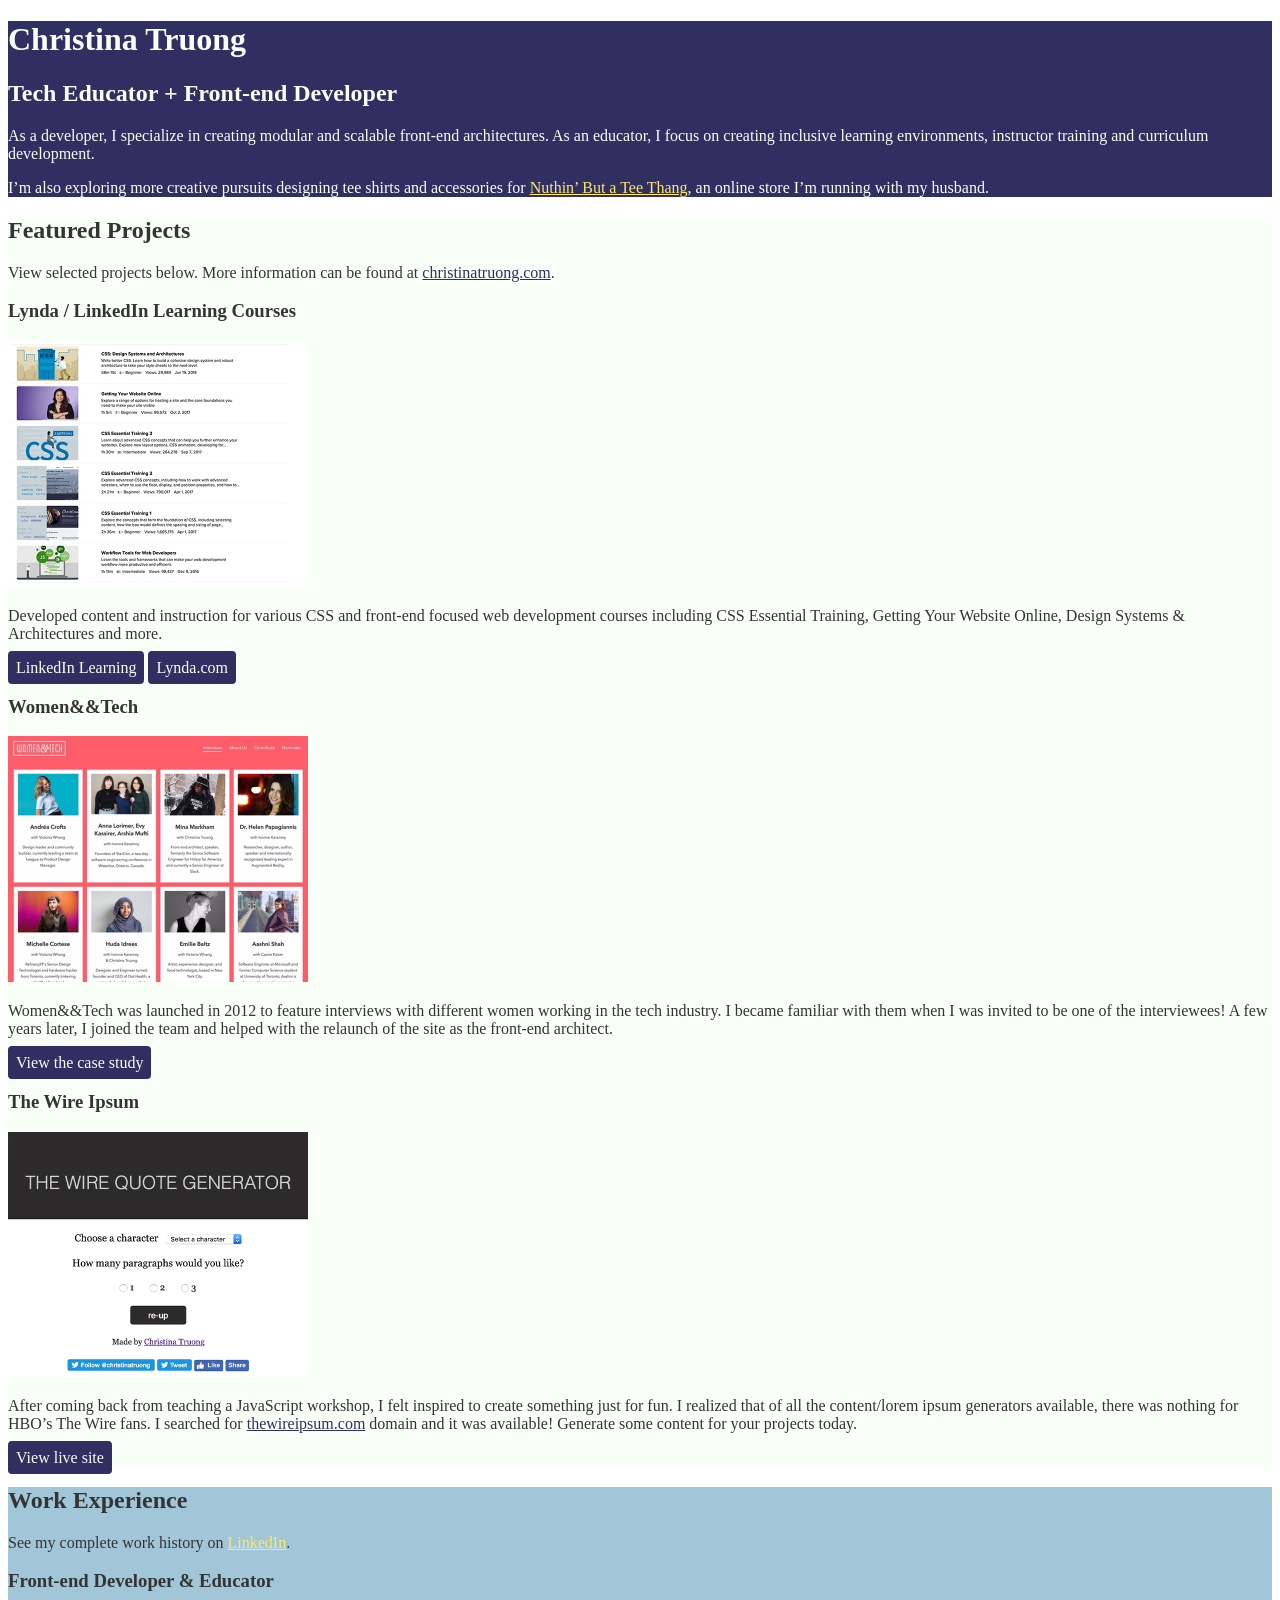
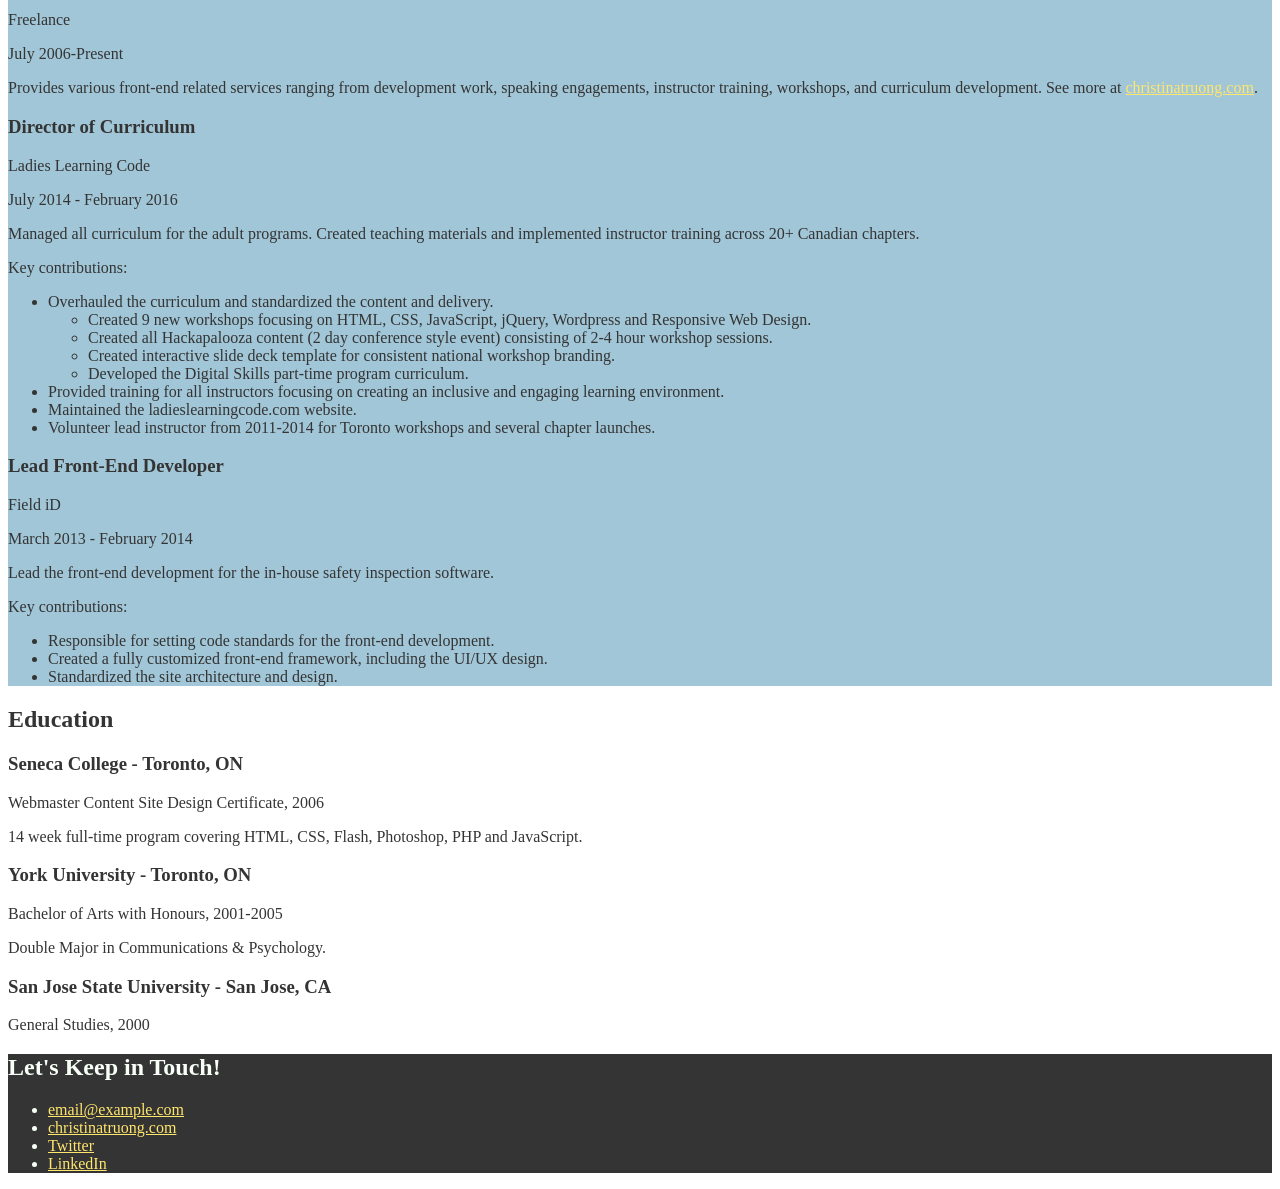
<file: LinkedInexercise/css/Ch3/03_08/css-portfolio/index.html>
<!DOCTYPE html>
<html lang="en">
  <head>
    <meta charset="UTF-8">
    <meta name="viewport" content="width=device-width, initial-scale=1.0">
    <title>Christina Truong, Tech Educator + Front-end Developer</title>
    <link rel="stylesheet" href="css/styles.css">
  </head>
  <body>
    <main>
      <!-- ***************  ABOUT / PROFILE  **************** -->
      <header>
        <h1>Christina Truong</h1>
        <h2>Tech Educator + Front-end Developer</h2>

        <p>As a developer, I specialize in creating modular and scalable front-end architectures. As an educator, I focus on creating inclusive learning environments, instructor training and curriculum development.</p>
        <p>I’m also exploring more creative pursuits designing tee shirts and accessories for <a href="http://teethang.com" target="_blank">Nuthin’ But a Tee Thang</a>, an online store I’m running with my husband.</p>
      </header>

      <!-- ************ PROJECTS / PORTFOLIO  ************** -->
      <section class="projects">
        <h2>Featured Projects</h2>
        <p>View selected projects below. More information can be found at <a href="http://christinatruong.com">christinatruong.com</a>.</p>

        <!-- Project 1 -->
        <section>
          <h3>Lynda / LinkedIn Learning Courses</h3>
          <img src="images/project-courses.jpg" alt="Lynda & LinkedIn Learning course list">
          <p>Developed content and instruction for various CSS and front-end focused web development courses including CSS Essential Training, Getting Your Website Online, Design Systems & Architectures and more.</p>
          <a class="btn" href="https://www.linkedin.com/learning/instructors/christina-truong?u=2125562" target="_blank">LinkedIn Learning</a>
          <a class="btn" href="https://www.lynda.com/Christina-Truong/7842227-1.html">Lynda.com</a>
        </section>

        <!-- Project 2 -->
        <section>
          <h3>Women&&Tech</h3>
          <img src="images/project-women-tech.jpg" alt="Women and Tech website">
          <p>Women&&Tech was launched in 2012 to feature interviews with different women working in the tech industry. I became familiar with them when I was invited to be one of the interviewees! A few years later, I joined the team and helped with the relaunch of the site as the front-end architect.</p>
          <a class="btn" href="http://christinatruong.com/projects/women-and-tech-redesign.html" target="_blank">View the case study</a>
        </section>

        <!-- Project 3 -->
        <section>
          <h3>The Wire Ipsum</h3>
          <img src="images/project-wire-ipsum.jpg" alt="The Wire Ipsum website">
          <p>After coming back from teaching a JavaScript workshop, I felt inspired to create something just for fun. I realized that of all the content/lorem ipsum generators available, there was nothing for HBO’s The Wire fans. I searched for <a href="http://thewireipsum.com" target="_blank">thewireipsum.com</a> domain and it was available! Generate some content for your projects today.</p>
          <a class="btn" href="http://thewireipsum.com" target="_blank">View live site</a>
        </section>
      </section>

      <!-- ***************  WORK EXPERIENCE  ***************** -->
      <section class="work-experience">
        <h2>Work Experience</h2>
        <p>See my complete work history on <a href="https://www.linkedin.com/in/christinatruong/">LinkedIn</a>.</p>

        <!-- Job 1 -->
        <section>
          <h3>Front-end Developer & Educator</h3>
          <p>Freelance</p>
          <p>July 2006-Present</p>
          <p>Provides various front-end related services ranging from development work, speaking engagements, instructor training, workshops, and curriculum development. See more at  <a href="http://christinatruong.com">christinatruong.com</a>.</p>
        </section>

        <!-- Job 2 -->
        <section>
          <h3>Director of Curriculum</h3>
          <p>Ladies Learning Code</p>
          <p>July 2014 - February 2016</p>
          <p>Managed all curriculum for the adult programs. Created teaching materials and implemented instructor training across 20+ Canadian chapters.</p>
          <p>Key contributions:</p>
          <ul>
            <li>Overhauled the curriculum and standardized the content and delivery.
              <ul>
                <li>Created 9 new workshops focusing on HTML, CSS, JavaScript, jQuery, Wordpress and Responsive Web Design.</li>
                <li>Created all Hackapalooza content (2 day conference style event) consisting of 2-4 hour workshop sessions.</li>
                <li>Created interactive slide deck template for consistent national workshop branding.</li>
                <li>Developed the Digital Skills part-time program curriculum.</li>
              </ul>
            </li>
            <li>Provided training for all instructors focusing on creating an inclusive and engaging learning environment.</li>
            <li>Maintained the ladieslearningcode.com website.</li>
            <li>Volunteer lead instructor from 2011-2014 for Toronto workshops and several chapter launches.</li>
          </ul>
        </section>

        <!-- Job 3 -->
        <section>
          <h3>Lead Front-End Developer</h3>
          <p>Field iD</p>
          <p>March 2013 - February 2014</p>
          <p>Lead the front-end development for the in-house safety inspection software.</p>
          <p>Key contributions:</p>
          <ul>
            <li>Responsible for setting code standards for the front-end development.</li>
            <li>Created a fully customized front-end framework, including the UI/UX design.</li>
            <li>Standardized the site architecture and design.</li>
          </ul>
        </section>
      </section>

      <!-- *************  EDUCATION & CERTIFICATIONS *********** -->
      <section class="education">
        <h2>Education</h2>

        <section>
          <h3>Seneca College - Toronto, ON</h3>
          <p>Webmaster Content Site Design Certificate, 2006</p>
          <p>14 week full-time program covering HTML, CSS, Flash, Photoshop, PHP and JavaScript.</p>
        </section>

        <section>
          <h3>York University - Toronto, ON</h3>
          <p>Bachelor of Arts with Honours, 2001-2005</p>
          <p>Double Major in Communications & Psychology.</p>
        </section>

        <section>
          <h3>San Jose State University - San Jose, CA</h3>
          <p>General Studies, 2000</p>
        </section>
      </section>

      <!-- ************  CONTACT INFO / SOCIAL MEDIA  ************ -->
      <footer>
        <h2>Let's Keep in Touch!</h2>

        <!-- Social media and contact links. Add or remove any networks. -->
        <ul>
          <li><a href="mailto:email@example.com">email@example.com</a></li>
          <li><a href="http://christinatruong.com" target="_blank">christinatruong.com</a></li>
          <li><a href="http://twitter.com/christinatruong" target="_blank">Twitter</a></li>
          <li><a href="#" target="_blank">LinkedIn</a></li>
        </ul>
      </footer>
    </main>
  </body>
</html>
</file>
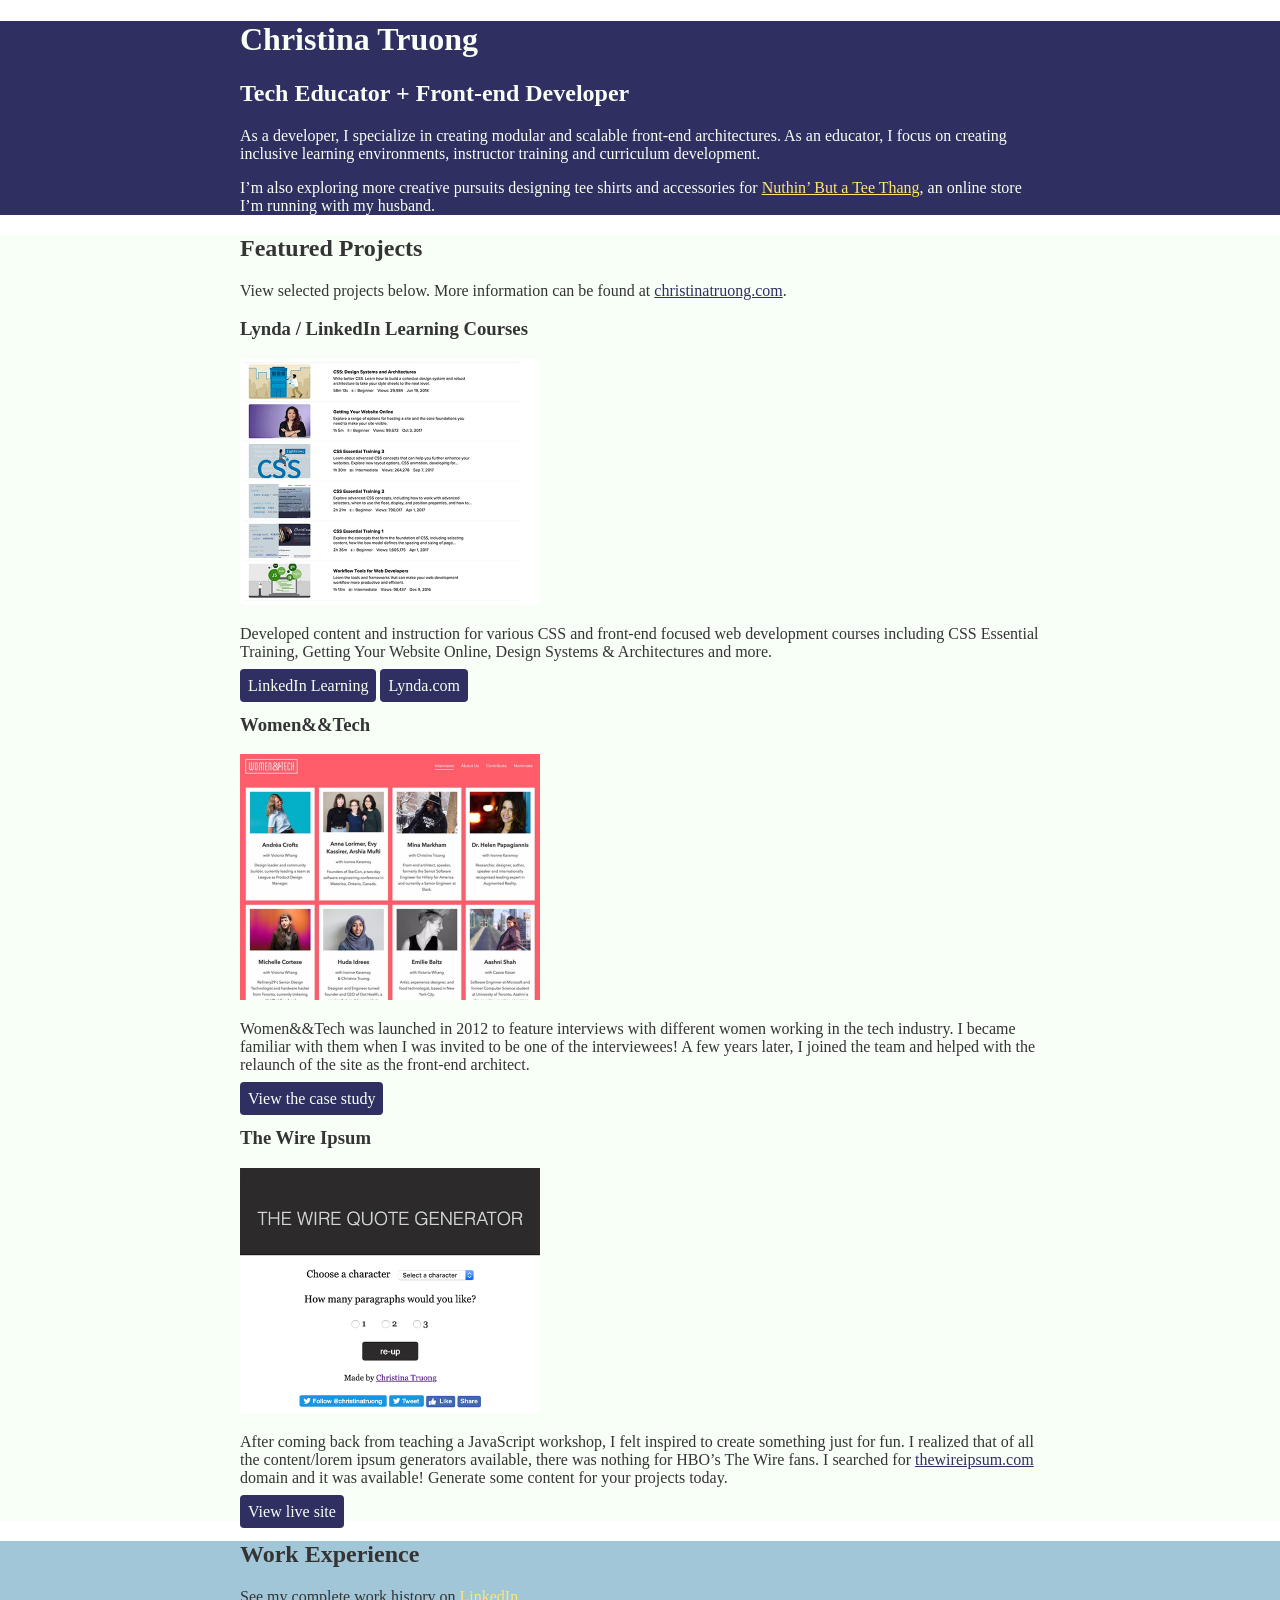
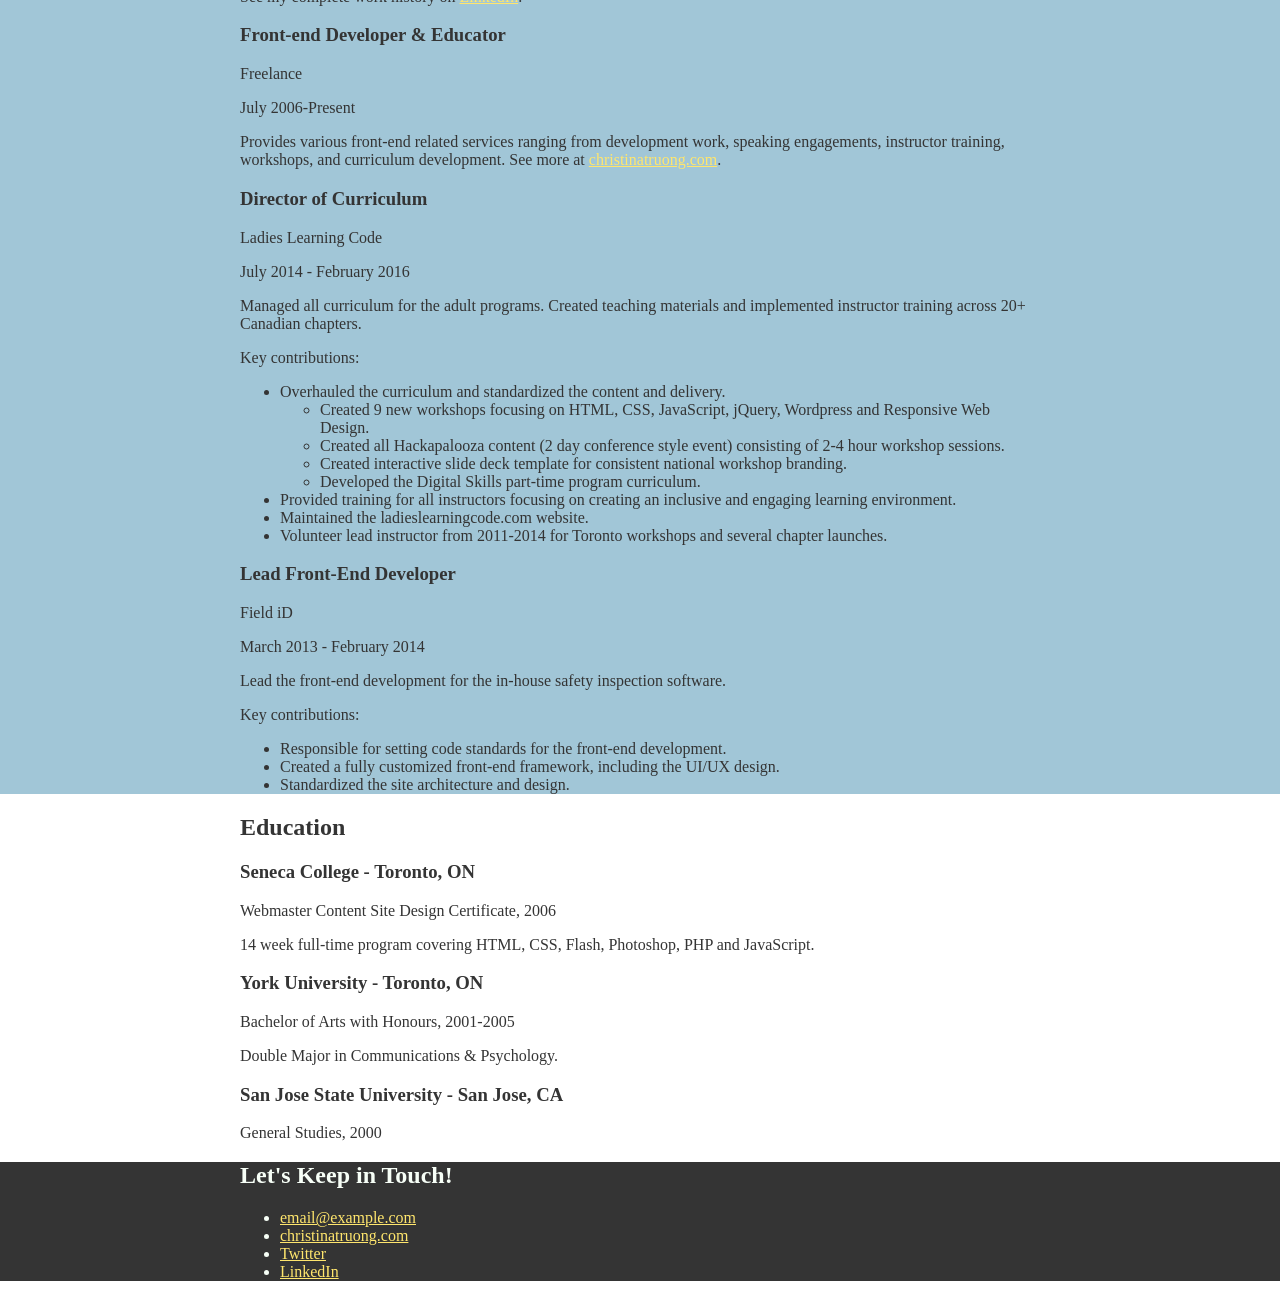
<file: LinkedInexercise/css/Ch3/03_09/css-portfolio/index.html>
<!DOCTYPE html>
<html lang="en">
  <head>
    <meta charset="UTF-8">
    <meta name="viewport" content="width=device-width, initial-scale=1.0">
    <title>Christina Truong, Tech Educator + Front-end Developer</title>
    <link rel="stylesheet" href="css/styles.css">
  </head>
  <body>
    <main>
      <!-- ***************  ABOUT / PROFILE  **************** -->
      <header>
        <div class="content-wrap">
          <h1>Christina Truong</h1>
          <h2>Tech Educator + Front-end Developer</h2>

          <p>As a developer, I specialize in creating modular and scalable front-end architectures. As an educator, I focus on creating inclusive learning environments, instructor training and curriculum development.</p>
          <p>I’m also exploring more creative pursuits designing tee shirts and accessories for <a href="http://teethang.com" target="_blank">Nuthin’ But a Tee Thang</a>, an online store I’m running with my husband.</p>
        </div>
      </header>

      <!-- ************ PROJECTS / PORTFOLIO  ************** -->
      <section class="projects">
        <div class="content-wrap">
          <h2>Featured Projects</h2>
          <p>View selected projects below. More information can be found at <a href="http://christinatruong.com">christinatruong.com</a>.</p>

          <!-- Project 1 -->
          <section>
            <h3>Lynda / LinkedIn Learning Courses</h3>
            <img src="images/project-courses.jpg" alt="Lynda & LinkedIn Learning course list">
            <p>Developed content and instruction for various CSS and front-end focused web development courses including CSS Essential Training, Getting Your Website Online, Design Systems & Architectures and more.</p>
            <a class="btn" href="https://www.linkedin.com/learning/instructors/christina-truong?u=2125562" target="_blank">LinkedIn Learning</a>
            <a class="btn" href="https://www.lynda.com/Christina-Truong/7842227-1.html">Lynda.com</a>
          </section>

          <!-- Project 2 -->
          <section>
            <h3>Women&&Tech</h3>
            <img src="images/project-women-tech.jpg" alt="Women and Tech website">
            <p>Women&&Tech was launched in 2012 to feature interviews with different women working in the tech industry. I became familiar with them when I was invited to be one of the interviewees! A few years later, I joined the team and helped with the relaunch of the site as the front-end architect.</p>
            <a class="btn" href="http://christinatruong.com/projects/women-and-tech-redesign.html" target="_blank">View the case study</a>
          </section>

          <!-- Project 3 -->
          <section>
            <h3>The Wire Ipsum</h3>
            <img src="images/project-wire-ipsum.jpg" alt="The Wire Ipsum website">
            <p>After coming back from teaching a JavaScript workshop, I felt inspired to create something just for fun. I realized that of all the content/lorem ipsum generators available, there was nothing for HBO’s The Wire fans. I searched for <a href="http://thewireipsum.com" target="_blank">thewireipsum.com</a> domain and it was available! Generate some content for your projects today.</p>
            <a class="btn" href="http://thewireipsum.com" target="_blank">View live site</a>
          </section>
        </div>
      </section>

      <!-- ****************  WORK EXPERIENCE  ******************** -->
      <section class="work-experience">
        <div class="content-wrap">
          <h2>Work Experience</h2>
          <p>See my complete work history on <a href="https://www.linkedin.com/in/christinatruong/">LinkedIn</a>.</p>

          <!-- Job 1 -->
          <section>
            <h3>Front-end Developer & Educator</h3>
            <p>Freelance</p>
            <p>July 2006-Present</p>
            <p>Provides various front-end related services ranging from development work, speaking engagements, instructor training, workshops, and curriculum development. See more at  <a href="http://christinatruong.com">christinatruong.com</a>.</p>
          </section>

          <!-- Job 2 -->
          <section>
            <h3>Director of Curriculum</h3>
            <p>Ladies Learning Code</p>
            <p>July 2014 - February 2016</p>
            <p>Managed all curriculum for the adult programs. Created teaching materials and implemented instructor training across 20+ Canadian chapters.</p>
            <p>Key contributions:</p>
            <ul>
              <li>Overhauled the curriculum and standardized the content and delivery.
                <ul>
                  <li>Created 9 new workshops focusing on HTML, CSS, JavaScript, jQuery, Wordpress and Responsive Web Design.</li>
                  <li>Created all Hackapalooza content (2 day conference style event) consisting of 2-4 hour workshop sessions.</li>
                  <li>Created interactive slide deck template for consistent national workshop branding.</li>
                  <li>Developed the Digital Skills part-time program curriculum.</li>
                </ul>
              </li>
              <li>Provided training for all instructors focusing on creating an inclusive and engaging learning environment.</li>
              <li>Maintained the ladieslearningcode.com website.</li>
              <li>Volunteer lead instructor from 2011-2014 for Toronto workshops and several chapter launches.</li>
            </ul>
          </section>

          <!-- Job 3 -->
          <section>
            <h3>Lead Front-End Developer</h3>
            <p>Field iD</p>
            <p>March 2013 - February 2014</p>
            <p>Lead the front-end development for the in-house safety inspection software.</p>
            <p>Key contributions:</p>
            <ul>
              <li>Responsible for setting code standards for the front-end development.</li>
              <li>Created a fully customized front-end framework, including the UI/UX design.</li>
              <li>Standardized the site architecture and design.</li>
            </ul>
          </section>
        </div>
      </section>

      <!-- *************  EDUCATION & CERTIFICATIONS *********** -->
      <section class="education">
        <div class="content-wrap">
          <h2>Education</h2>

          <section>
            <h3>Seneca College - Toronto, ON</h3>
            <p>Webmaster Content Site Design Certificate, 2006</p>
            <p>14 week full-time program covering HTML, CSS, Flash, Photoshop, PHP and JavaScript.</p>
          </section>

          <section>
            <h3>York University - Toronto, ON</h3>
            <p>Bachelor of Arts with Honours, 2001-2005</p>
            <p>Double Major in Communications & Psychology.</p>
          </section>

          <section>
            <h3>San Jose State University - San Jose, CA</h3>
            <p>General Studies, 2000</p>
          </section>
        </div>
      </section>

      <!-- ************  CONTACT INFO / SOCIAL MEDIA  ************ -->
      <footer>
        <div class="content-wrap">
          <h2>Let's Keep in Touch!</h2>

          <!-- Social media and contact links. Add or remove any networks. -->
          <ul>
            <li><a href="mailto:email@example.com">email@example.com</a></li>
            <li><a href="http://christinatruong.com" target="_blank">christinatruong.com</a></li>
            <li><a href="http://twitter.com/christinatruong" target="_blank">Twitter</a></li>
            <li><a href="#" target="_blank">LinkedIn</a></li>
          </ul>
        </div>
      </footer>
    </main>
  </body>
</html>
</file>
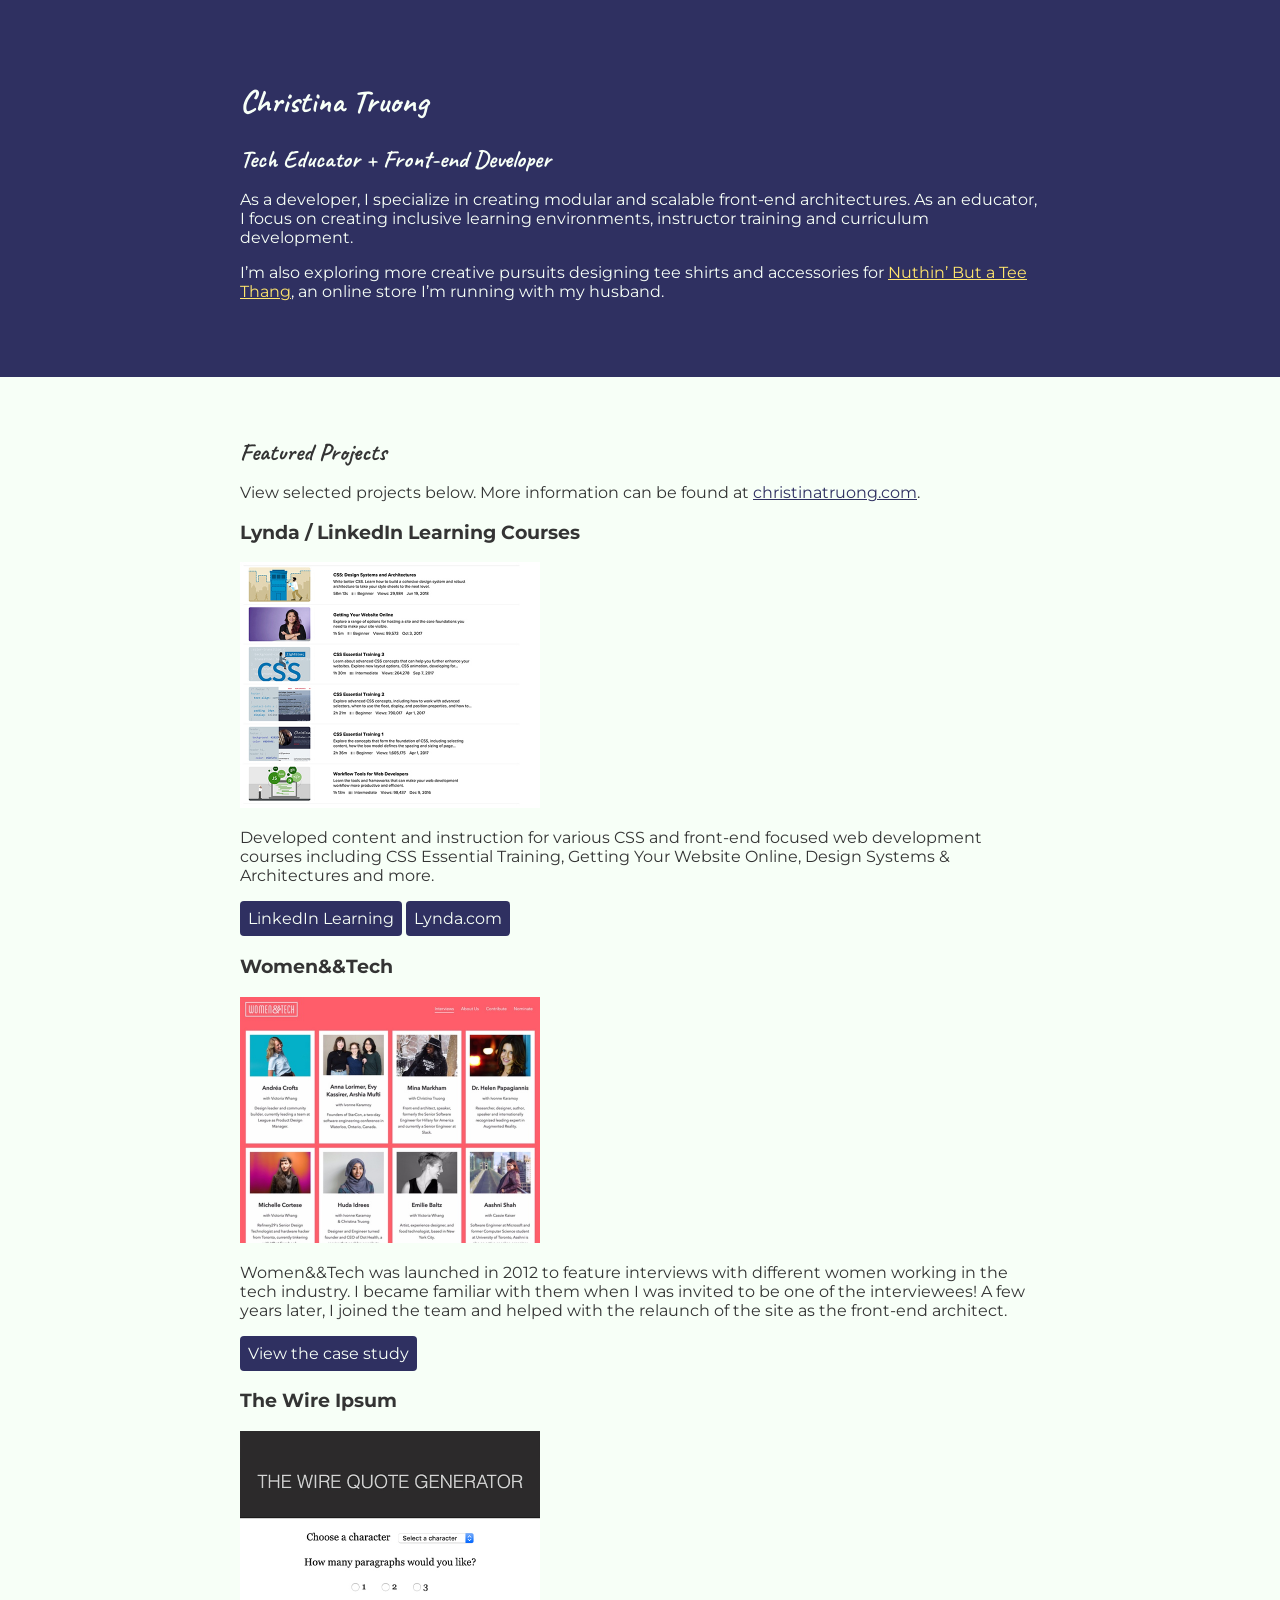
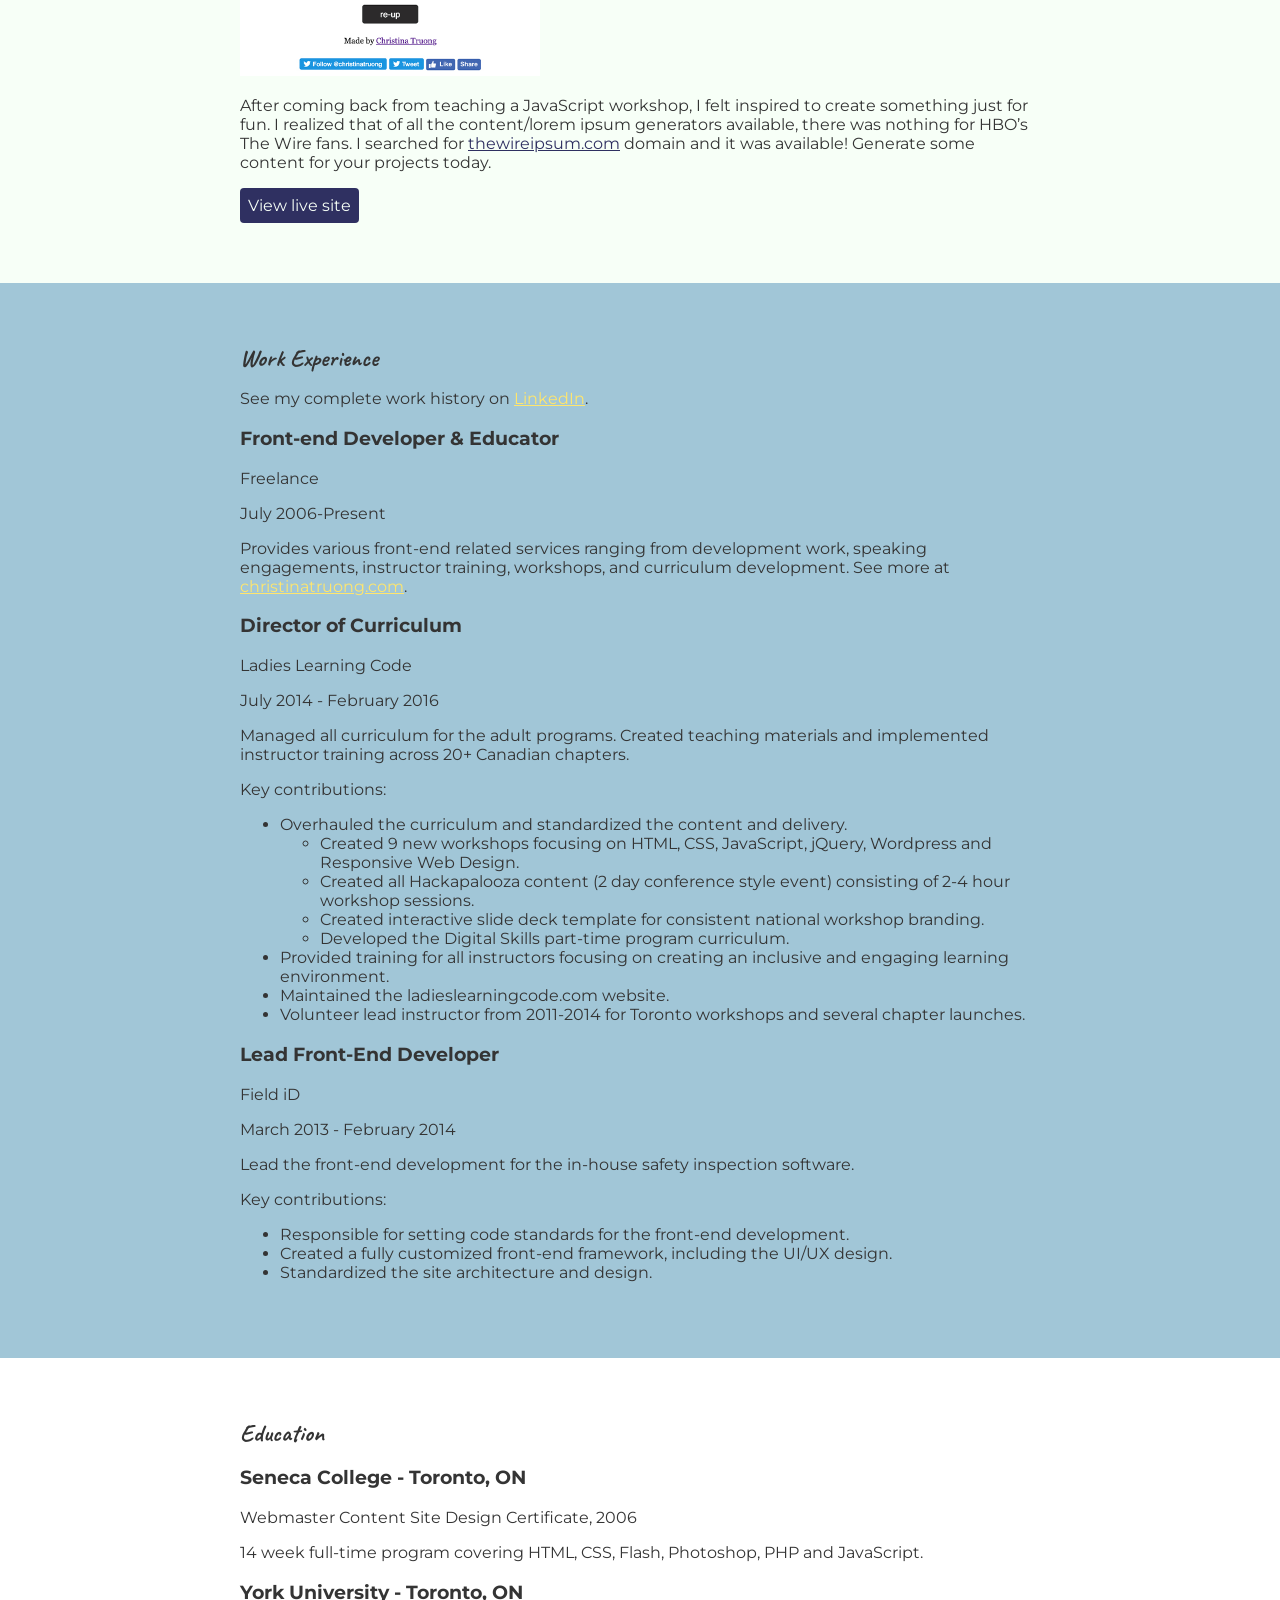
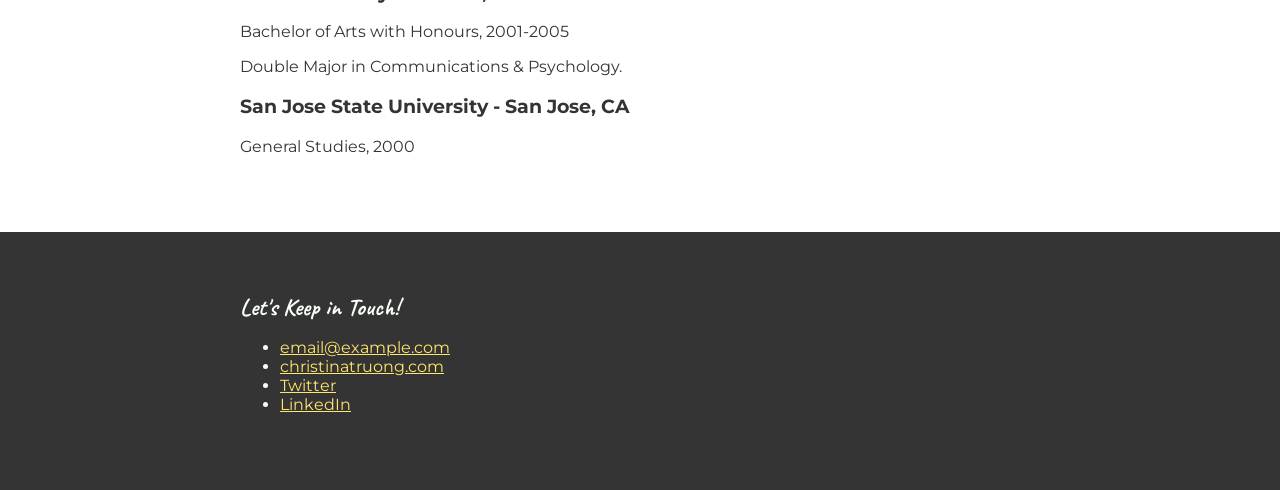
<file: LinkedInexercise/css/Ch4/04_10/css-portfolio/index.html>
<!DOCTYPE html>
<html lang="en">
  <head>
    <meta charset="UTF-8">
    <meta name="viewport" content="width=device-width, initial-scale=1.0">
    <title>Christina Truong, Tech Educator + Front-end Developer</title>
    <link href="https://fonts.googleapis.com/css?family=Caveat|Montserrat:400,600&display=swap" rel="stylesheet"> 
    <link rel="stylesheet" href="css/styles.css">
  </head>
  <body>
    <main>
      <!-- ***************  ABOUT / PROFILE  **************** -->
      <header>
        <div class="content-wrap">
          <h1>Christina Truong</h1>
          <h2>Tech Educator + Front-end Developer</h2>

          <p>As a developer, I specialize in creating modular and scalable front-end architectures. As an educator, I focus on creating inclusive learning environments, instructor training and curriculum development.</p>
          <p>I’m also exploring more creative pursuits designing tee shirts and accessories for <a href="http://teethang.com" target="_blank">Nuthin’ But a Tee Thang</a>, an online store I’m running with my husband.</p>
        </div>
      </header>

      <!-- ************ PROJECTS / PORTFOLIO  ************** -->
      <section class="projects">
        <div class="content-wrap">
          <h2>Featured Projects</h2>
          <p>View selected projects below. More information can be found at <a href="http://christinatruong.com">christinatruong.com</a>.</p>

          <!-- Project 1 -->
          <section>
            <h3>Lynda / LinkedIn Learning Courses</h3>
            <img src="images/project-courses.jpg" alt="Lynda & LinkedIn Learning course list">
            <p>Developed content and instruction for various CSS and front-end focused web development courses including CSS Essential Training, Getting Your Website Online, Design Systems & Architectures and more.</p>
            <a class="btn" href="https://www.linkedin.com/learning/instructors/christina-truong?u=2125562" target="_blank">LinkedIn Learning</a>
            <a class="btn" href="https://www.lynda.com/Christina-Truong/7842227-1.html">Lynda.com</a>
          </section>

          <!-- Project 2 -->
          <section>
            <h3>Women&&Tech</h3>
            <img src="images/project-women-tech.jpg" alt="Women and Tech website">
            <p>Women&&Tech was launched in 2012 to feature interviews with different women working in the tech industry. I became familiar with them when I was invited to be one of the interviewees! A few years later, I joined the team and helped with the relaunch of the site as the front-end architect.</p>
            <a class="btn" href="http://christinatruong.com/projects/women-and-tech-redesign.html" target="_blank">View the case study</a>
          </section>

          <!-- Project 3 -->
          <section>
            <h3>The Wire Ipsum</h3>
            <img src="images/project-wire-ipsum.jpg" alt="The Wire Ipsum website">
            <p>After coming back from teaching a JavaScript workshop, I felt inspired to create something just for fun. I realized that of all the content/lorem ipsum generators available, there was nothing for HBO’s The Wire fans. I searched for <a href="http://thewireipsum.com" target="_blank">thewireipsum.com</a> domain and it was available! Generate some content for your projects today.</p>
            <a class="btn" href="http://thewireipsum.com" target="_blank">View live site</a>
          </section>
        </div>
      </section>

      <!-- ****************  WORK EXPERIENCE  ******************** -->
      <section class="work-experience">
        <div class="content-wrap">
          <h2>Work Experience</h2>
          <p>See my complete work history on <a href="https://www.linkedin.com/in/christinatruong/">LinkedIn</a>.</p>

          <!-- Job 1 -->
          <section>
            <h3>Front-end Developer & Educator</h3>
            <p>Freelance</p>
            <p>July 2006-Present</p>
            <p>Provides various front-end related services ranging from development work, speaking engagements, instructor training, workshops, and curriculum development. See more at  <a href="http://christinatruong.com">christinatruong.com</a>.</p>
          </section>

          <!-- Job 2 -->
          <section>
            <h3>Director of Curriculum</h3>
            <p>Ladies Learning Code</p>
            <p>July 2014 - February 2016</p>
            <p>Managed all curriculum for the adult programs. Created teaching materials and implemented instructor training across 20+ Canadian chapters.</p>
            <p>Key contributions:</p>
            <ul>
              <li>Overhauled the curriculum and standardized the content and delivery.
                <ul>
                  <li>Created 9 new workshops focusing on HTML, CSS, JavaScript, jQuery, Wordpress and Responsive Web Design.</li>
                  <li>Created all Hackapalooza content (2 day conference style event) consisting of 2-4 hour workshop sessions.</li>
                  <li>Created interactive slide deck template for consistent national workshop branding.</li>
                  <li>Developed the Digital Skills part-time program curriculum.</li>
                </ul>
              </li>
              <li>Provided training for all instructors focusing on creating an inclusive and engaging learning environment.</li>
              <li>Maintained the ladieslearningcode.com website.</li>
              <li>Volunteer lead instructor from 2011-2014 for Toronto workshops and several chapter launches.</li>
            </ul>
          </section>

          <!-- Job 3 -->
          <section>
            <h3>Lead Front-End Developer</h3>
            <p>Field iD</p>
            <p>March 2013 - February 2014</p>
            <p>Lead the front-end development for the in-house safety inspection software.</p>
            <p>Key contributions:</p>
            <ul>
              <li>Responsible for setting code standards for the front-end development.</li>
              <li>Created a fully customized front-end framework, including the UI/UX design.</li>
              <li>Standardized the site architecture and design.</li>
            </ul>
          </section>
        </div>
      </section>

      <!-- *************  EDUCATION & CERTIFICATIONS *********** -->
      <section class="education">
        <div class="content-wrap">
          <h2>Education</h2>

          <section>
            <h3>Seneca College - Toronto, ON</h3>
            <p>Webmaster Content Site Design Certificate, 2006</p>
            <p>14 week full-time program covering HTML, CSS, Flash, Photoshop, PHP and JavaScript.</p>
          </section>

          <section>
            <h3>York University - Toronto, ON</h3>
            <p>Bachelor of Arts with Honours, 2001-2005</p>
            <p>Double Major in Communications & Psychology.</p>
          </section>

          <section>
            <h3>San Jose State University - San Jose, CA</h3>
            <p>General Studies, 2000</p>
          </section>
        </div>
      </section>

      <!-- ************  CONTACT INFO / SOCIAL MEDIA  ************ -->
      <footer>
        <div class="content-wrap">
          <h2>Let's Keep in Touch!</h2>

          <!-- Social media and contact links. Add or remove any networks. -->
          <ul>
            <li><a href="mailto:email@example.com">email@example.com</a></li>
            <li><a href="http://christinatruong.com" target="_blank">christinatruong.com</a></li>
            <li><a href="http://twitter.com/christinatruong" target="_blank">Twitter</a></li>
            <li><a href="#" target="_blank">LinkedIn</a></li>
          </ul>
        </div>
      </footer>
    </main>
  </body>
</html>
</file>
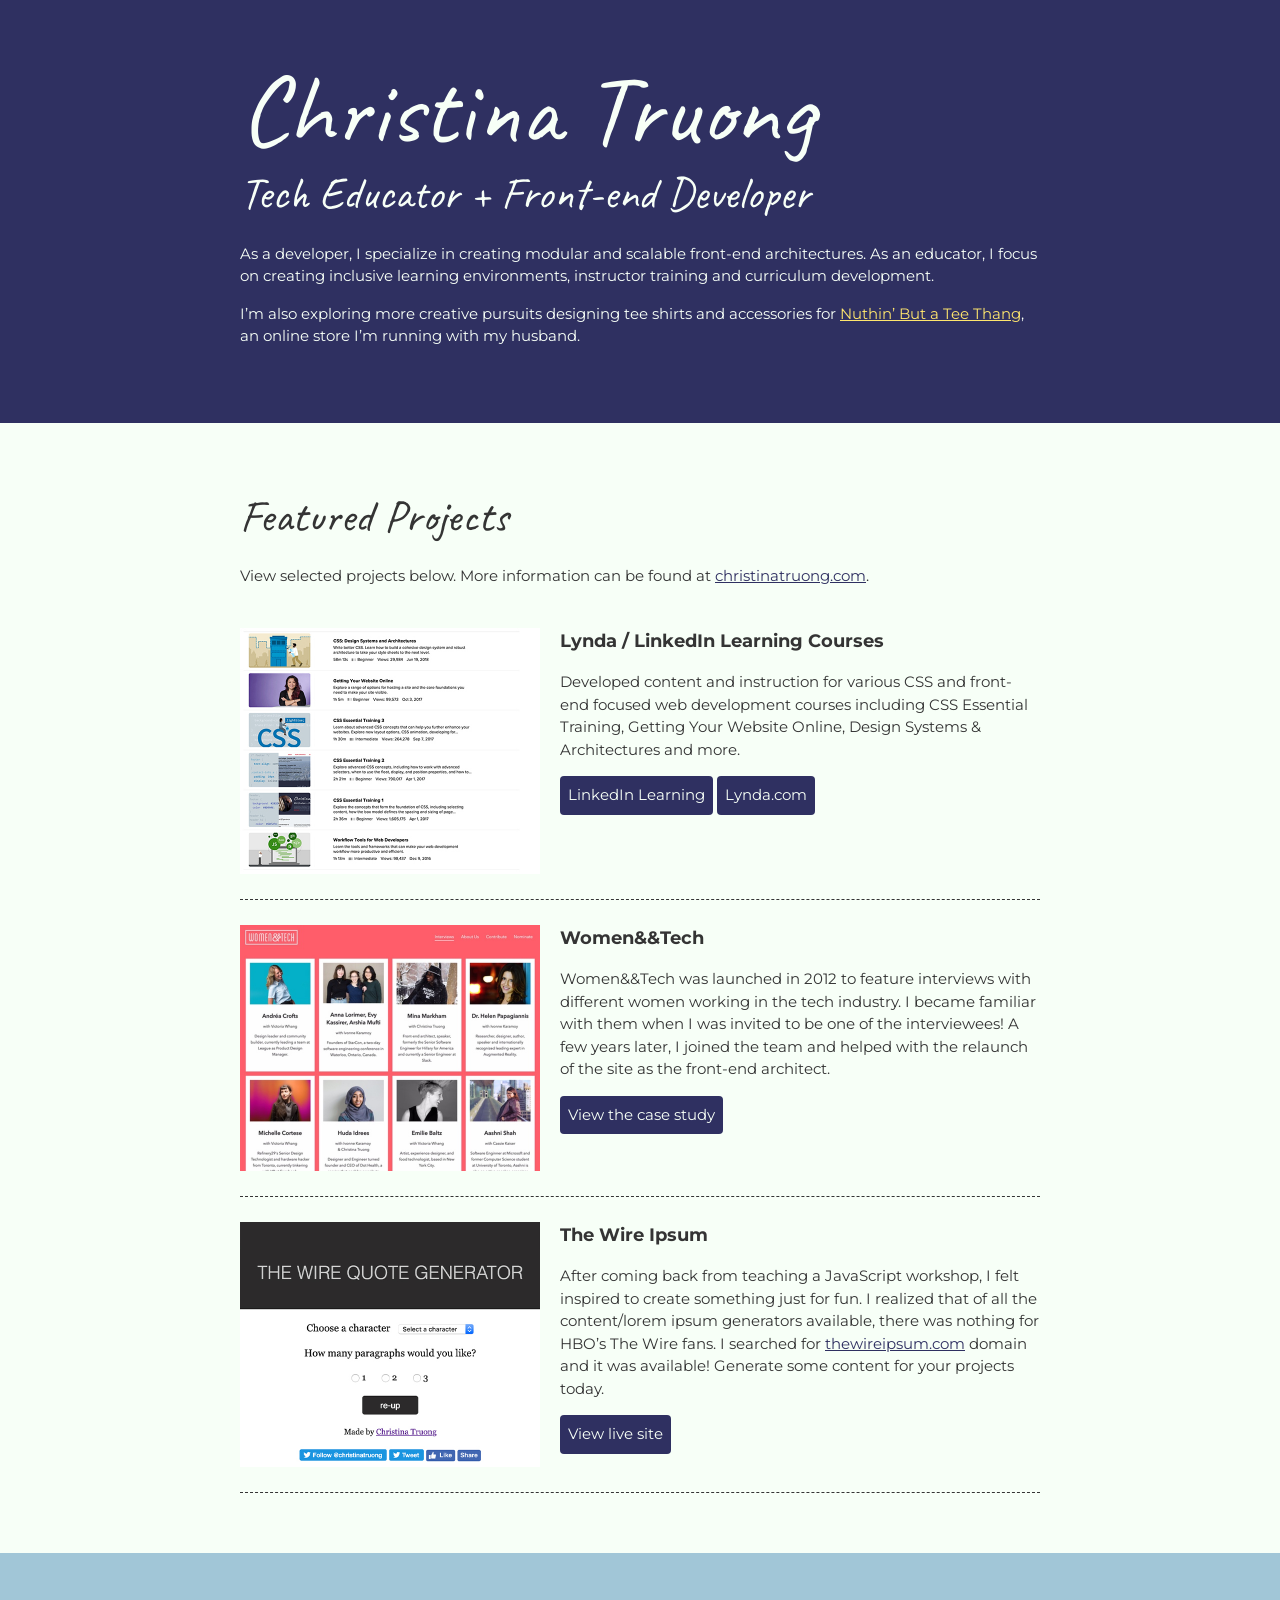
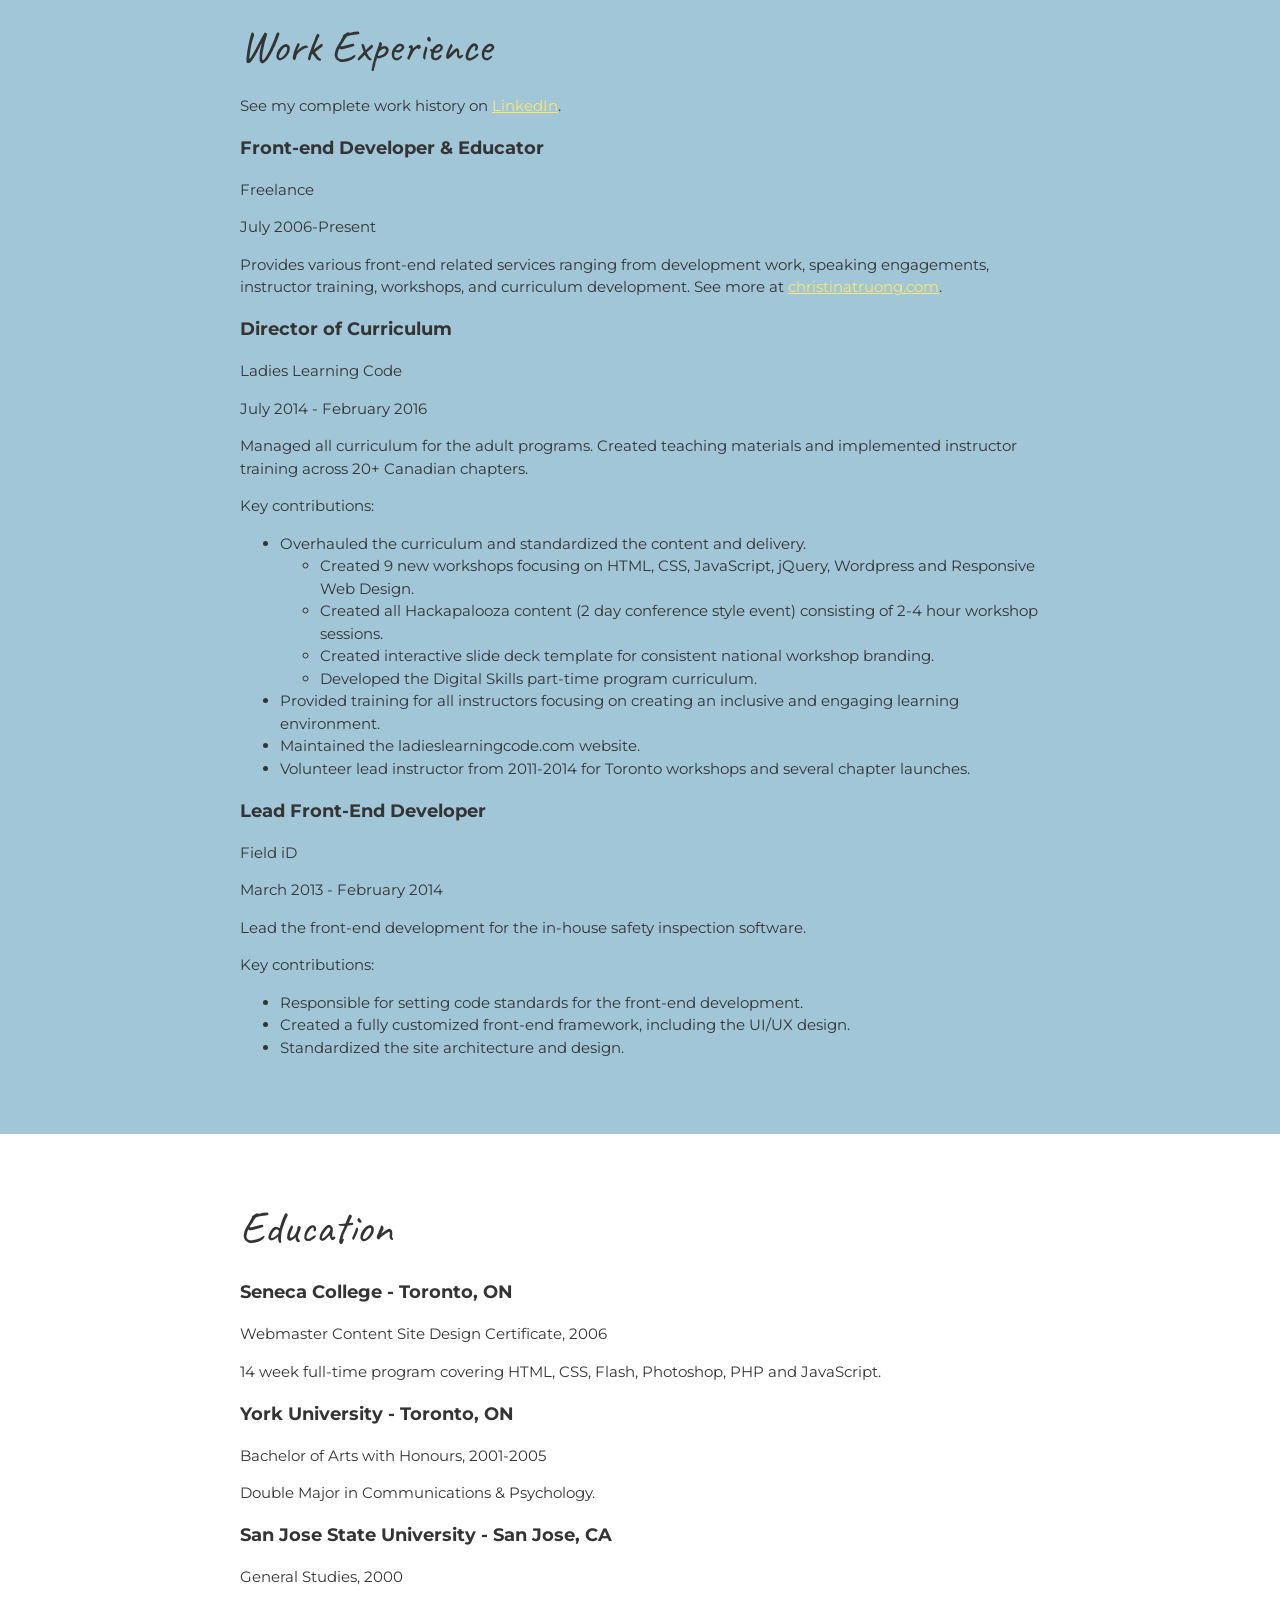
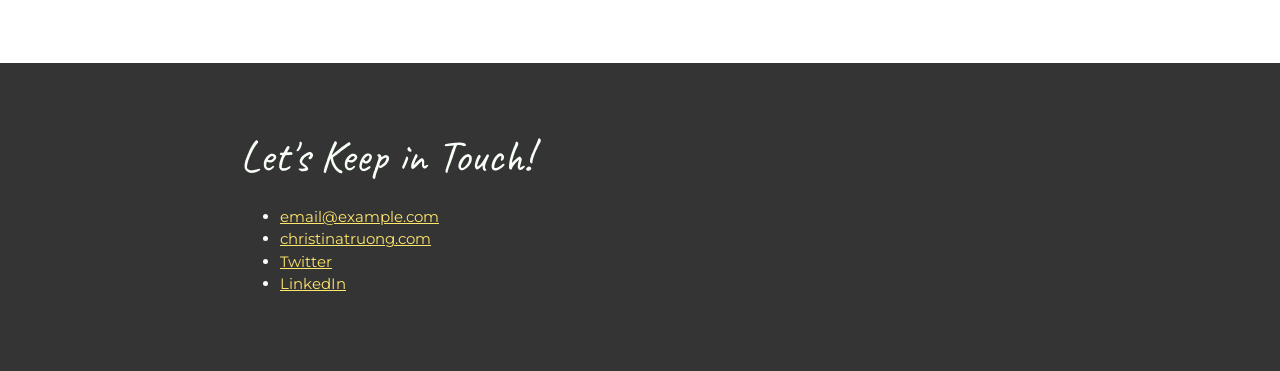
<file: LinkedInexercise/css/Ch6/06_07/css-portfolio/index.html>
<!DOCTYPE html>
<html lang="en">
  <head>
    <meta charset="UTF-8">
    <meta name="viewport" content="width=device-width, initial-scale=1.0">
    <title>Christina Truong, Tech Educator + Front-end Developer</title>
    <link href="https://fonts.googleapis.com/css?family=Caveat|Montserrat:400,600&display=swap" rel="stylesheet">
    <link rel="stylesheet" href="css/styles.css">
  </head>
  <body>
    <main>
      <!-- ***************  ABOUT / PROFILE  **************** -->
      <header>
        <div class="content-wrap">
          <h1>Christina Truong</h1>
          <h2>Tech Educator + Front-end Developer</h2>

          <p>As a developer, I specialize in creating modular and scalable front-end architectures. As an educator, I focus on creating inclusive learning environments, instructor training and curriculum development.</p>
          <p>I’m also exploring more creative pursuits designing tee shirts and accessories for <a href="http://teethang.com" target="_blank">Nuthin’ But a Tee Thang</a>, an online store I’m running with my husband.</p>
        </div>
      </header>

      <!-- ************ PROJECTS / PORTFOLIO  ************** -->
      <section class="projects">
        <div class="content-wrap">
          <h2>Featured Projects</h2>
          <p>View selected projects below. More information can be found at <a href="http://christinatruong.com">christinatruong.com</a>.</p>

          <!-- Project 1 -->
          <section class="project-item">
            <img src="images/project-courses.jpg" alt="Lynda & LinkedIn Learning course list">
            <h3>Lynda / LinkedIn Learning Courses</h3>
            <p>Developed content and instruction for various CSS and front-end focused web development courses including CSS Essential Training, Getting Your Website Online, Design Systems & Architectures and more.</p>
            <a class="btn" href="https://www.linkedin.com/learning/instructors/christina-truong?u=2125562" target="_blank">LinkedIn Learning</a>
            <a class="btn" href="https://www.lynda.com/Christina-Truong/7842227-1.html">Lynda.com</a>
          </section>

          <!-- Project 2 -->
          <section class="project-item">
            <img src="images/project-women-tech.jpg" alt="Women and Tech website">
            <h3>Women&&Tech</h3>
            <p>Women&&Tech was launched in 2012 to feature interviews with different women working in the tech industry. I became familiar with them when I was invited to be one of the interviewees! A few years later, I joined the team and helped with the relaunch of the site as the front-end architect.</p>
            <a class="btn" href="http://christinatruong.com/projects/women-and-tech-redesign.html" target="_blank">View the case study</a>
          </section>

          <!-- Project 3 -->
          <section class="project-item">
            <img src="images/project-wire-ipsum.jpg" alt="The Wire Ipsum website">
            <h3>The Wire Ipsum</h3>
            <p>After coming back from teaching a JavaScript workshop, I felt inspired to create something just for fun. I realized that of all the content/lorem ipsum generators available, there was nothing for HBO’s The Wire fans. I searched for <a href="http://thewireipsum.com" target="_blank">thewireipsum.com</a> domain and it was available! Generate some content for your projects today.</p>
            <a class="btn" href="http://thewireipsum.com" target="_blank">View live site</a>
          </section>
        </div>
      </section>

      <!-- ****************  WORK EXPERIENCE  ******************** -->
      <section class="work-experience">
        <div class="content-wrap">
          <h2>Work Experience</h2>
          <p>See my complete work history on <a href="https://www.linkedin.com/in/christinatruong/">LinkedIn</a>.</p>

          <!-- Job 1 -->
          <section>
            <h3>Front-end Developer & Educator</h3>
            <p>Freelance</p>
            <p>July 2006-Present</p>
            <p>Provides various front-end related services ranging from development work, speaking engagements, instructor training, workshops, and curriculum development. See more at  <a href="http://christinatruong.com">christinatruong.com</a>.</p>
          </section>

          <!-- Job 2 -->
          <section>
            <h3>Director of Curriculum</h3>
            <p>Ladies Learning Code</p>
            <p>July 2014 - February 2016</p>
            <p>Managed all curriculum for the adult programs. Created teaching materials and implemented instructor training across 20+ Canadian chapters.</p>
            <p>Key contributions:</p>
            <ul>
              <li>Overhauled the curriculum and standardized the content and delivery.
                <ul>
                  <li>Created 9 new workshops focusing on HTML, CSS, JavaScript, jQuery, Wordpress and Responsive Web Design.</li>
                  <li>Created all Hackapalooza content (2 day conference style event) consisting of 2-4 hour workshop sessions.</li>
                  <li>Created interactive slide deck template for consistent national workshop branding.</li>
                  <li>Developed the Digital Skills part-time program curriculum.</li>
                </ul>
              </li>
              <li>Provided training for all instructors focusing on creating an inclusive and engaging learning environment.</li>
              <li>Maintained the ladieslearningcode.com website.</li>
              <li>Volunteer lead instructor from 2011-2014 for Toronto workshops and several chapter launches.</li>
            </ul>
          </section>

          <!-- Job 3 -->
          <section>
            <h3>Lead Front-End Developer</h3>
            <p>Field iD</p>
            <p>March 2013 - February 2014</p>
            <p>Lead the front-end development for the in-house safety inspection software.</p>
            <p>Key contributions:</p>
            <ul>
              <li>Responsible for setting code standards for the front-end development.</li>
              <li>Created a fully customized front-end framework, including the UI/UX design.</li>
              <li>Standardized the site architecture and design.</li>
            </ul>
          </section>
        </div>
      </section>

      <!-- *************  EDUCATION & CERTIFICATIONS *********** -->
      <section class="education">
        <div class="content-wrap">
          <h2>Education</h2>

          <section>
            <h3>Seneca College - Toronto, ON</h3>
            <p>Webmaster Content Site Design Certificate, 2006</p>
            <p>14 week full-time program covering HTML, CSS, Flash, Photoshop, PHP and JavaScript.</p>
          </section>

          <section>
            <h3>York University - Toronto, ON</h3>
            <p>Bachelor of Arts with Honours, 2001-2005</p>
            <p>Double Major in Communications & Psychology.</p>
          </section>

          <section>
            <h3>San Jose State University - San Jose, CA</h3>
            <p>General Studies, 2000</p>
          </section>
        </div>
      </section>

      <!-- ************  CONTACT INFO / SOCIAL MEDIA  ************ -->
      <footer>
        <div class="content-wrap">
          <h2>Let's Keep in Touch!</h2>

          <!-- Social media and contact links. Add or remove any networks. -->
          <ul>
            <li><a href="mailto:email@example.com">email@example.com</a></li>
            <li><a href="http://christinatruong.com" target="_blank">christinatruong.com</a></li>
            <li><a href="http://twitter.com/christinatruong" target="_blank">Twitter</a></li>
            <li><a href="#" target="_blank">LinkedIn</a></li>
          </ul>
        </div>
      </footer>
    </main>
  </body>
</html>
</file>
